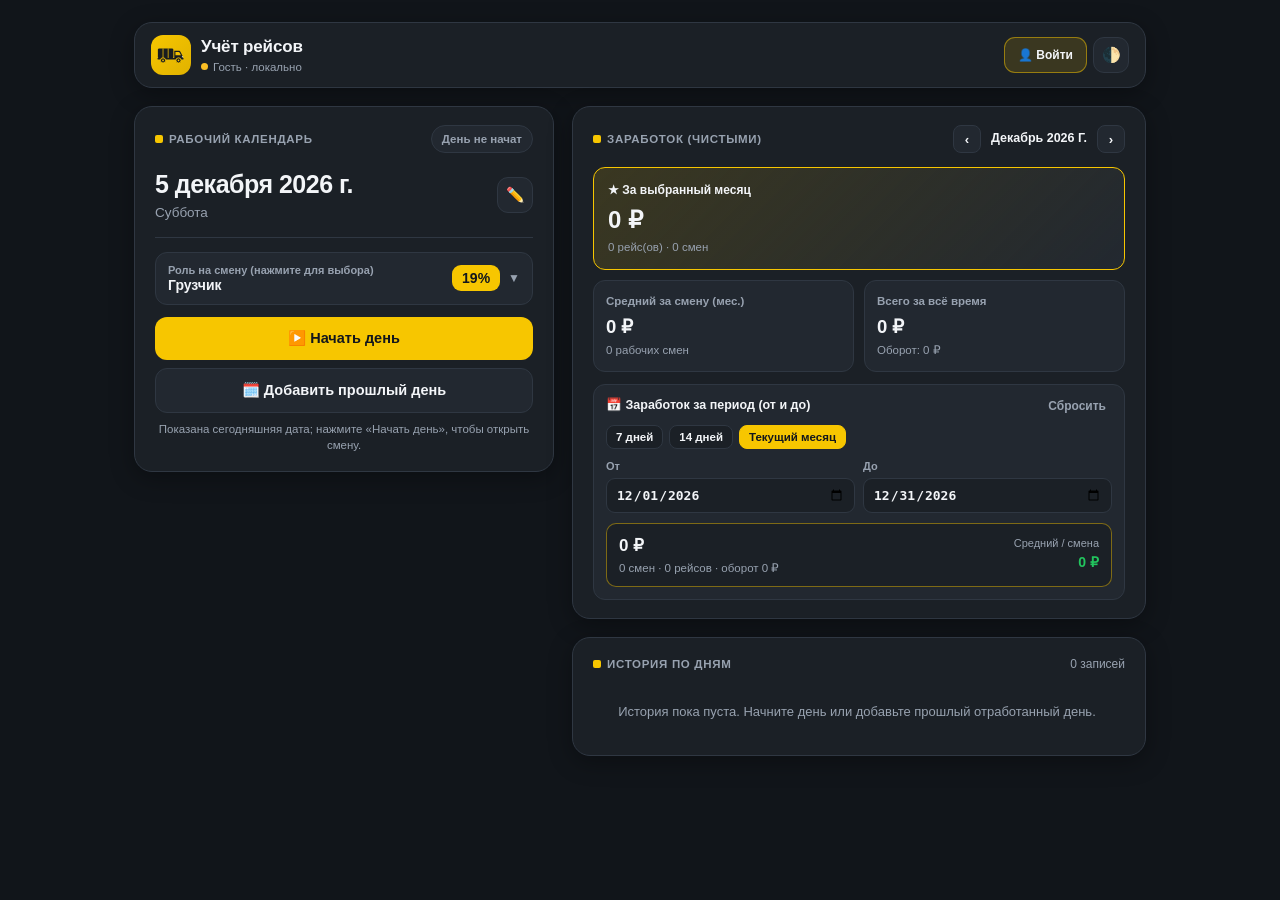
<file: index.html>
<!DOCTYPE html>
<html lang="ru">
<head>
  <meta charset="UTF-8" />
  <meta name="viewport" content="width=device-width, initial-scale=1.0, maximum-scale=1.0, user-scalable=no, viewport-fit=cover" />
  <meta name="theme-color" content="#1d2228" id="meta-theme-color" />
  <meta name="apple-mobile-web-app-capable" content="yes" />
  <meta name="apple-mobile-web-app-status-bar-style" content="black-translucent" />
  <meta name="apple-mobile-web-app-title" content="Учёт рейсов" />
  <title>Учёт рейсов</title>
  <style>
    :root {
      --bg: #f1f3f6;
      --surface: #ffffff;
      --surface-2: #f6f7f9;
      --surface-3: #eaedf2;
      --text: #181c22;
      --text-muted: #5e6773;
      --border: #dfe3ea;
      --primary: #f6c300;
      --primary-hover: #e2b200;
      --primary-text: #161a1e;
      --primary-soft: rgba(246, 195, 0, 0.16);
      --accent-dark: #1d2228;
      --success: #15803d;
      --success-soft: rgba(21, 128, 61, 0.12);
      --warning: #b45309;
      --warning-soft: rgba(217, 119, 6, 0.14);
      --danger: #b91c1c;
      --danger-soft: rgba(185, 28, 28, 0.12);
      --shadow: 0 2px 10px rgba(24, 28, 34, 0.05);
      --radius: 18px;
      --radius-sm: 12px;
    }

    [data-theme="dark"] {
      --bg: #11151a;
      --surface: #1b2026;
      --surface-2: #222830;
      --surface-3: #2b323c;
      --text: #f3f5f8;
      --text-muted: #98a2b0;
      --border: #2f3742;
      --primary: #f7c600;
      --primary-hover: #e0b200;
      --primary-text: #13171c;
      --primary-soft: rgba(247, 198, 0, 0.14);
      --accent-dark: #11151a;
      --success: #22c55e;
      --success-soft: rgba(34, 197, 94, 0.14);
      --warning: #fbbf24;
      --warning-soft: rgba(251, 191, 36, 0.14);
      --danger: #f87171;
      --danger-soft: rgba(248, 113, 113, 0.14);
      --shadow: 0 6px 24px rgba(0, 0, 0, 0.32);
    }

    * {
      box-sizing: border-box;
      -webkit-tap-highlight-color: transparent;
    }

    body {
      margin: 0;
      font-family: -apple-system, BlinkMacSystemFont, "Segoe UI", Roboto, Inter, Arial, sans-serif;
      background: var(--bg);
      color: var(--text);
      padding-top: env(safe-area-inset-top, 10px);
      padding-bottom: calc(env(safe-area-inset-bottom, 16px) + 28px);
      line-height: 1.4;
      font-variant-numeric: tabular-nums;
    }

    .app {
      max-width: 520px;
      margin: 0 auto;
      padding: 12px 14px 36px;
    }

    .main-grid {
      display: flex;
      flex-direction: column;
    }

    /* Шапка */
    .topbar {
      display: flex;
      align-items: center;
      justify-content: space-between;
      gap: 8px;
      margin-bottom: 14px;
      background: var(--surface);
      border: 1px solid var(--border);
      border-radius: var(--radius);
      padding: 10px 12px;
      box-shadow: var(--shadow);
    }

    .brand {
      display: flex;
      align-items: center;
      gap: 10px;
      min-width: 0;
      flex: 1;
    }

    .brand-badge {
      width: 40px;
      height: 40px;
      flex-shrink: 0;
      border-radius: 12px;
      background: linear-gradient(135deg, var(--primary), var(--primary-hover));
      color: var(--primary-text);
      display: flex;
      align-items: center;
      justify-content: center;
      padding: 5px;
    }

    .brand-badge svg {
      width: 100%;
      height: 100%;
      display: block;
    }

    .brand-title {
      font-size: 15.5px;
      font-weight: 800;
      letter-spacing: -0.01em;
      white-space: nowrap;
      overflow: hidden;
      text-overflow: ellipsis;
    }

    .brand-sub {
      font-size: 11.5px;
      color: var(--text-muted);
      display: flex;
      align-items: center;
      gap: 5px;
      white-space: nowrap;
      overflow: hidden;
      text-overflow: ellipsis;
    }

    .dot-status {
      width: 7px;
      height: 7px;
      flex-shrink: 0;
      border-radius: 50%;
      background: var(--success);
      display: inline-block;
    }

    .top-actions {
      display: flex;
      align-items: center;
      gap: 6px;
      flex-shrink: 0;
    }

    .icon-btn {
      border: 1px solid var(--border);
      background: var(--surface-2);
      color: var(--text);
      width: 36px;
      height: 36px;
      border-radius: 11px;
      display: inline-flex;
      align-items: center;
      justify-content: center;
      font-size: 15px;
      cursor: pointer;
      transition: all 0.15s ease;
    }

    .pill-btn {
      border: 1px solid rgba(246, 195, 0, 0.5);
      background: var(--primary-soft);
      color: var(--text);
      font-weight: 700;
      font-size: 12px;
      padding: 0 10px;
      height: 36px;
      border-radius: 11px;
      cursor: pointer;
      display: inline-flex;
      align-items: center;
      gap: 5px;
      max-width: 132px;
      white-space: nowrap;
      overflow: hidden;
      text-overflow: ellipsis;
      transition: all 0.15s ease;
    }

    /* Карточки */
    .card {
      background: var(--surface);
      border: 1px solid var(--border);
      border-radius: var(--radius);
      padding: 16px;
      margin-bottom: 14px;
      box-shadow: var(--shadow);
    }

    .card-header {
      display: flex;
      align-items: center;
      justify-content: space-between;
      gap: 8px;
      margin-bottom: 14px;
    }

    .card-label {
      font-size: 11.5px;
      font-weight: 800;
      text-transform: uppercase;
      letter-spacing: 0.06em;
      color: var(--text-muted);
      display: inline-flex;
      align-items: center;
      gap: 6px;
    }

    .card-label::before {
      content: "";
      width: 8px;
      height: 8px;
      border-radius: 2px;
      background: var(--primary);
      display: inline-block;
    }

    .date-row {
      display: flex;
      align-items: center;
      justify-content: space-between;
      gap: 10px;
      padding-bottom: 14px;
      margin-bottom: 14px;
      border-bottom: 1px solid var(--border);
    }

    .date-main {
      font-size: 22px;
      font-weight: 800;
      letter-spacing: -0.02em;
    }

    .date-weekday {
      font-size: 13.5px;
      color: var(--text-muted);
      text-transform: capitalize;
      margin-top: 2px;
    }

    .status-pill {
      display: inline-flex;
      align-items: center;
      gap: 6px;
      padding: 5px 10px;
      border-radius: 999px;
      font-size: 11.5px;
      font-weight: 700;
      white-space: nowrap;
    }

    .status-pill.idle {
      background: var(--surface-2);
      color: var(--text-muted);
      border: 1px solid var(--border);
    }

    .status-pill.active {
      background: var(--success-soft);
      color: var(--success);
      border: 1px solid rgba(34, 197, 94, 0.25);
    }

    /* Выпадающий селектор роли/машины */
    .role-dropdown-wrap {
      position: relative;
      margin-bottom: 12px;
    }

    .role-trigger {
      width: 100%;
      background: var(--surface-2);
      border: 1.5px solid var(--border);
      border-radius: var(--radius-sm);
      padding: 11px 12px;
      display: flex;
      align-items: center;
      justify-content: space-between;
      gap: 10px;
      cursor: pointer;
      color: var(--text);
      text-align: left;
      transition: border-color 0.14s ease, background-color 0.14s ease;
    }

    .role-trigger:hover,
    .role-dropdown-wrap.open .role-trigger {
      border-color: var(--primary);
    }

    .role-trigger-left {
      display: flex;
      flex-direction: column;
      min-width: 0;
    }

    .role-trigger-caption {
      font-size: 11px;
      font-weight: 700;
      color: var(--text-muted);
    }

    .role-trigger-value {
      font-size: 14px;
      font-weight: 800;
      color: var(--text);
      margin-top: 1px;
    }

    .role-trigger-right {
      display: flex;
      align-items: center;
      gap: 8px;
      flex-shrink: 0;
    }

    .role-rate-badge {
      background: var(--primary);
      color: var(--primary-text);
      font-size: 14px;
      font-weight: 800;
      padding: 5px 10px;
      border-radius: 9px;
      white-space: nowrap;
    }

    .role-chevron {
      font-size: 12px;
      color: var(--text-muted);
      transition: transform 0.16s ease;
    }

    .role-dropdown-wrap.open .role-chevron {
      transform: rotate(180deg);
      color: var(--text);
    }

    .role-menu {
      display: none;
      position: absolute;
      left: 0;
      right: 0;
      top: calc(100% + 6px);
      background: var(--surface);
      border: 1.5px solid var(--primary);
      border-radius: var(--radius-sm);
      box-shadow: 0 12px 28px rgba(0, 0, 0, 0.28);
      z-index: 40;
      overflow: hidden;
    }

    .role-dropdown-wrap.open .role-menu {
      display: block;
    }

    .role-option {
      width: 100%;
      border: none;
      border-bottom: 1px solid var(--border);
      background: transparent;
      color: var(--text);
      padding: 11px 13px;
      display: flex;
      align-items: center;
      justify-content: space-between;
      gap: 10px;
      cursor: pointer;
      font-size: 13.5px;
      font-weight: 700;
      text-align: left;
      transition: background-color 0.12s ease;
    }

    .role-option:last-child {
      border-bottom: none;
    }

    .role-option:hover {
      background: var(--surface-2);
    }

    .role-option.active {
      background: var(--primary-soft);
      font-weight: 800;
    }

    .role-option-pct {
      font-size: 12.5px;
      font-weight: 800;
      padding: 2px 8px;
      border-radius: 7px;
      background: var(--surface-2);
      color: var(--text);
      border: 1px solid var(--border);
    }

    .role-option.active .role-option-pct {
      background: var(--primary);
      color: var(--primary-text);
      border-color: var(--primary);
    }

    .role-select {
      width: 100%;
      background: var(--surface);
      border: 1.5px solid var(--border);
      color: var(--text);
      border-radius: 11px;
      padding: 10px 12px;
      font-size: 14px;
      font-weight: 800;
      outline: none;
      cursor: pointer;
    }

    .role-select:focus {
      border-color: var(--primary);
    }

    /* Кнопки */
    .btn-stack {
      display: flex;
      flex-direction: column;
      gap: 8px;
    }

    .idle-hint {
      font-size: 11.5px;
      color: var(--text-muted);
      margin-top: 8px;
      text-align: center;
    }

    .btn {
      border: none;
      border-radius: var(--radius-sm);
      padding: 13px 14px;
      font-size: 14.5px;
      font-weight: 800;
      cursor: pointer;
      display: inline-flex;
      align-items: center;
      justify-content: center;
      gap: 8px;
      transition: transform 0.08s ease, background-color 0.15s ease, border-color 0.15s ease;
    }

    .btn:active {
      transform: scale(0.985);
    }

    .btn-full {
      width: 100%;
    }

    .btn-primary {
      background: var(--primary);
      color: var(--primary-text);
    }

    .btn-success {
      background: var(--success);
      color: #ffffff;
    }

    .btn-ghost {
      background: var(--surface-2);
      color: var(--text);
      border: 1px solid var(--border);
    }

    .btn-sm {
      padding: 10px 12px;
      font-size: 13.5px;
    }

    /* Ввод рейса и ГСМ */
    .trip-form,
    .fuel-form-box {
      background: var(--surface-2);
      border: 1px solid var(--border);
      border-radius: var(--radius-sm);
      padding: 12px;
      margin-bottom: 10px;
    }

    .fuel-form-box {
      border-color: rgba(217, 119, 6, 0.35);
    }

    .box-mini-hint {
      font-size: 11px;
      font-weight: 700;
      color: var(--warning);
    }

    .input-group {
      display: flex;
      gap: 8px;
      margin-bottom: 6px;
    }

    .fuel-fields-grid {
      display: grid;
      grid-template-columns: 1fr 1fr;
      gap: 8px;
      margin-bottom: 8px;
    }

    .field-col label {
      display: block;
      font-size: 11px;
      font-weight: 700;
      color: var(--text-muted);
      margin-bottom: 4px;
    }

    .amount-input,
    .auth-input,
    .text-input,
    .date-field-input {
      width: 100%;
      background: var(--surface);
      border: 1.5px solid var(--border);
      color: var(--text);
      border-radius: 11px;
      padding: 10px 12px;
      font-size: 15px;
      font-weight: 700;
      outline: none;
      transition: border-color 0.15s ease;
    }

    .amount-input {
      flex: 1;
      min-width: 0;
      font-size: 17.5px;
    }

    .text-input {
      font-size: 14px;
      font-weight: 600;
    }

    .date-field-input {
      font-size: 13.5px;
    }

    .amount-input:focus,
    .auth-input:focus,
    .text-input:focus,
    .date-field-input:focus {
      border-color: var(--primary);
    }

    .preview-cut {
      display: flex;
      align-items: center;
      justify-content: space-between;
      font-size: 13px;
      color: var(--text-muted);
      padding: 4px 2px 0;
    }

    .preview-cut strong {
      color: var(--success);
      font-size: 15.5px;
    }

    .preview-cut strong.fuel-deduct {
      color: var(--danger);
    }

    .trips-list {
      display: flex;
      flex-direction: column;
      gap: 8px;
      margin-bottom: 10px;
    }

    .trip-item {
      display: flex;
      align-items: center;
      justify-content: space-between;
      background: var(--surface-2);
      border: 1px solid var(--border);
      border-radius: 11px;
      padding: 10px 12px;
    }

    .trip-info {
      display: flex;
      flex-direction: column;
      min-width: 0;
    }

    .trip-num {
      font-size: 11.5px;
      color: var(--text-muted);
      font-weight: 600;
    }

    .trip-sum {
      font-size: 14.5px;
      font-weight: 700;
    }

    .trip-right {
      display: flex;
      align-items: center;
      gap: 10px;
      flex-shrink: 0;
    }

    .trip-earn {
      font-size: 15.5px;
      font-weight: 800;
      color: var(--success);
      white-space: nowrap;
    }

    .del-trip-btn {
      border: 1px solid transparent;
      background: var(--danger-soft);
      color: var(--danger);
      width: 30px;
      height: 30px;
      border-radius: 9px;
      font-size: 14px;
      cursor: pointer;
      display: inline-flex;
      align-items: center;
      justify-content: center;
      flex-shrink: 0;
    }

    .day-summary-bar {
      display: flex;
      align-items: center;
      justify-content: space-between;
      gap: 10px;
      padding: 11px 13px;
      border-radius: 11px;
      background: var(--primary-soft);
      border: 1px solid rgba(246, 195, 0, 0.4);
      margin-bottom: 10px;
      font-size: 13.5px;
      font-weight: 700;
    }

    .day-summary-bar strong {
      font-size: 17.5px;
      color: var(--text);
      white-space: nowrap;
    }

    .day-summary-note {
      font-size: 11.5px;
      color: var(--text-muted);
      font-weight: 600;
      margin-top: 2px;
    }

    /* Статистика и период */
    .month-nav {
      display: flex;
      align-items: center;
      gap: 6px;
    }

    .month-nav button {
      border: 1px solid var(--border);
      background: var(--surface-2);
      color: var(--text);
      width: 28px;
      height: 28px;
      border-radius: 8px;
      cursor: pointer;
      font-weight: 700;
      display: inline-flex;
      align-items: center;
      justify-content: center;
    }

    .month-name {
      font-size: 12.5px;
      font-weight: 700;
      text-transform: capitalize;
      min-width: 104px;
      text-align: center;
    }

    .stats-grid {
      display: grid;
      grid-template-columns: 1fr 1fr;
      gap: 10px;
      margin-bottom: 12px;
    }

    .stat-box {
      background: var(--surface-2);
      border: 1px solid var(--border);
      border-radius: var(--radius-sm);
      padding: 12px;
    }

    .stat-box.month-highlight {
      grid-column: span 2;
      background: linear-gradient(135deg, var(--primary-soft), var(--surface-2));
      border: 1.5px solid var(--primary);
      padding: 14px;
    }

    .stat-box.month-highlight .stat-title {
      color: var(--text);
      font-weight: 800;
      font-size: 12px;
    }

    .stat-box.month-highlight .stat-value {
      font-size: 24px;
      color: var(--text);
    }

    .stat-title {
      font-size: 11.5px;
      color: var(--text-muted);
      margin-bottom: 4px;
      font-weight: 600;
    }

    .stat-value {
      font-size: 18.5px;
      font-weight: 800;
      letter-spacing: -0.01em;
    }

    .stat-sub {
      font-size: 11.5px;
      color: var(--text-muted);
      margin-top: 3px;
    }

    /* Блок выбора периода От — До */
    .range-box {
      background: var(--surface-2);
      border: 1px solid var(--border);
      border-radius: var(--radius-sm);
      padding: 12px;
    }

    .range-head {
      display: flex;
      align-items: center;
      justify-content: space-between;
      gap: 8px;
      margin-bottom: 10px;
    }

    .range-title {
      font-size: 12.5px;
      font-weight: 800;
      color: var(--text);
    }

    .range-clear-btn {
      border: none;
      background: transparent;
      color: var(--text-muted);
      font-size: 12px;
      font-weight: 700;
      cursor: pointer;
      padding: 2px 6px;
      border-radius: 6px;
    }

    .range-clear-btn:hover {
      color: var(--text);
      background: var(--surface-3);
    }

    .range-presets {
      display: flex;
      flex-wrap: wrap;
      gap: 6px;
      margin-bottom: 10px;
    }

    .range-preset-btn {
      border: 1px solid var(--border);
      background: var(--surface);
      color: var(--text);
      border-radius: 8px;
      padding: 5px 9px;
      font-size: 11.5px;
      font-weight: 700;
      cursor: pointer;
      transition: all 0.14s ease;
    }

    .range-preset-btn.active {
      background: var(--primary);
      border-color: var(--primary);
      color: var(--primary-text);
    }

    .range-inputs {
      display: grid;
      grid-template-columns: 1fr 1fr;
      gap: 8px;
      margin-bottom: 10px;
    }

    .range-field label {
      display: block;
      font-size: 11px;
      font-weight: 700;
      color: var(--text-muted);
      margin-bottom: 4px;
    }

    .range-field input[type="date"] {
      width: 100%;
      margin: 0;
      padding: 8px 9px;
      font-size: 13px;
      font-weight: 700;
      border-radius: 9px;
      border: 1px solid var(--border);
      background: var(--surface);
      color: var(--text);
      outline: none;
    }

    .range-field input[type="date"]:focus {
      border-color: var(--primary);
    }

    .range-result {
      background: var(--surface);
      border: 1px solid rgba(246, 195, 0, 0.45);
      border-radius: 10px;
      padding: 10px 12px;
      display: flex;
      align-items: center;
      justify-content: space-between;
      gap: 10px;
    }

    .range-result-main {
      font-size: 17px;
      font-weight: 800;
      color: var(--text);
    }

    .range-result-sub {
      font-size: 11.5px;
      color: var(--text-muted);
      margin-top: 2px;
    }

    .range-result-avg {
      text-align: right;
    }

    .range-result-avg span {
      display: block;
      font-size: 11px;
      color: var(--text-muted);
    }

    .range-result-avg strong {
      font-size: 14px;
      font-weight: 800;
      color: var(--success);
    }

    /* История */
    .history-list {
      display: flex;
      flex-direction: column;
      gap: 10px;
    }

    .history-item {
      border: 1px solid var(--border);
      background: var(--surface-2);
      border-radius: var(--radius-sm);
      padding: 12px 13px;
    }

    .history-top {
      display: flex;
      align-items: center;
      justify-content: space-between;
      gap: 8px;
    }

    .history-date-wrap {
      display: flex;
      align-items: center;
      gap: 7px;
      flex-wrap: wrap;
    }

    .history-date {
      font-weight: 800;
      font-size: 14.5px;
    }

    .history-rate-tag {
      font-size: 11px;
      font-weight: 800;
      padding: 2px 8px;
      border-radius: 6px;
      background: var(--primary-soft);
      color: var(--text);
      border: 1px solid rgba(246, 195, 0, 0.4);
    }

    .history-role-tag {
      font-size: 11px;
      font-weight: 700;
      padding: 2px 7px;
      border-radius: 6px;
      background: var(--surface);
      color: var(--text-muted);
      border: 1px solid var(--border);
    }

    .history-fuel-tag {
      font-size: 11px;
      font-weight: 700;
      padding: 2px 7px;
      border-radius: 6px;
      background: var(--danger-soft);
      color: var(--danger);
    }

    .history-earn {
      font-weight: 800;
      font-size: 16px;
      color: var(--success);
      white-space: nowrap;
    }

    .history-earn.negative {
      color: var(--danger);
    }

    .history-trips {
      margin-top: 9px;
      padding-top: 8px;
      border-top: 1px solid var(--border);
      display: flex;
      flex-direction: column;
      gap: 5px;
    }

    .history-trip-row {
      display: flex;
      align-items: center;
      justify-content: space-between;
      gap: 10px;
      padding: 5px 8px;
      border-radius: 8px;
      background: var(--surface);
      border: 1px solid var(--border);
      font-size: 12.5px;
    }

    .history-trip-row.fuel-row {
      border-color: rgba(185, 28, 28, 0.22);
    }

    .history-trip-left {
      display: flex;
      align-items: center;
      gap: 8px;
      min-width: 0;
    }

    .history-trip-idx {
      font-size: 11px;
      font-weight: 800;
      color: var(--primary-text);
      background: var(--primary);
      padding: 1px 6px;
      border-radius: 5px;
      flex-shrink: 0;
    }

    .history-trip-idx.fuel-idx {
      background: var(--danger-soft);
      color: var(--danger);
    }

    .history-trip-gross {
      color: var(--text-muted);
      font-weight: 600;
      white-space: nowrap;
      overflow: hidden;
      text-overflow: ellipsis;
    }

    .history-trip-cut {
      font-weight: 800;
      color: var(--success);
      white-space: nowrap;
    }

    .history-trip-fuel {
      font-weight: 800;
      color: var(--danger);
      white-space: nowrap;
    }

    .history-actions {
      margin-top: 8px;
      display: flex;
      justify-content: flex-end;
      gap: 6px;
    }

    .tiny-btn {
      border: none;
      background: transparent;
      color: var(--text-muted);
      font-size: 12px;
      font-weight: 600;
      cursor: pointer;
      padding: 3px 8px;
      border-radius: 6px;
    }

    .tiny-btn.edit-btn:hover {
      color: var(--text);
      background: var(--primary-soft);
    }

    .tiny-btn.del-btn:hover {
      color: var(--danger);
      background: var(--danger-soft);
    }

    /* Модалки */
    .modal-backdrop {
      position: fixed;
      inset: 0;
      background: rgba(10, 14, 20, 0.68);
      backdrop-filter: blur(2px);
      display: none;
      align-items: flex-end;
      justify-content: center;
      z-index: 100;
      padding: 12px;
    }

    .modal-backdrop.open {
      display: flex;
    }

    .modal {
      background: var(--surface);
      border: 1px solid var(--border);
      border-radius: 20px;
      width: 100%;
      max-width: 480px;
      max-height: 88vh;
      overflow-y: auto;
      padding: 18px;
      box-shadow: 0 20px 44px rgba(0, 0, 0, 0.42);
    }

    .modal-head {
      display: flex;
      align-items: center;
      justify-content: space-between;
      margin-bottom: 14px;
    }

    .modal-title {
      font-size: 17px;
      font-weight: 800;
    }

    .section-box {
      border: 1px solid var(--border);
      background: var(--surface-2);
      border-radius: var(--radius-sm);
      padding: 12px;
      margin-bottom: 12px;
    }

    .section-box h4 {
      margin: 0 0 6px;
      font-size: 14px;
    }

    .section-box p {
      margin: 0 0 10px;
      font-size: 12.5px;
      color: var(--text-muted);
    }

    .stack {
      display: flex;
      flex-direction: column;
      gap: 8px;
    }

    input[type="date"].modal-date-input {
      width: 100%;
      padding: 11px 12px;
      border-radius: 11px;
      border: 1.5px solid var(--border);
      background: var(--surface);
      color: var(--text);
      font-size: 15px;
      font-weight: 700;
      margin-bottom: 10px;
    }

    .modal-trips-stack {
      display: flex;
      flex-direction: column;
      gap: 8px;
      margin-bottom: 10px;
    }

    .modal-trip-row {
      display: flex;
      align-items: center;
      gap: 8px;
      background: var(--surface);
      border: 1px solid var(--border);
      border-radius: 10px;
      padding: 8px 10px;
    }

    .modal-fuel-row {
      display: flex;
      flex-direction: column;
      gap: 6px;
      background: var(--surface);
      border: 1px solid var(--border);
      border-radius: 10px;
      padding: 8px 10px;
    }

    .modal-fuel-top {
      display: flex;
      align-items: center;
      justify-content: space-between;
      gap: 8px;
    }

    .modal-fuel-inputs {
      display: grid;
      grid-template-columns: 1.25fr 1fr;
      gap: 8px;
    }

    .modal-trip-meta {
      min-width: 68px;
      display: flex;
      flex-direction: column;
      flex-shrink: 0;
    }

    .modal-trip-idx {
      font-size: 11px;
      font-weight: 800;
      color: var(--text-muted);
    }

    .modal-trip-cut {
      font-size: 12px;
      font-weight: 800;
      color: var(--success);
    }

    .modal-trip-input {
      flex: 1;
      min-width: 0;
      padding: 8px 10px;
      border-radius: 9px;
      border: 1.5px solid var(--border);
      background: var(--surface-2);
      color: var(--text);
      font-size: 15px;
      font-weight: 700;
      outline: none;
    }

    .modal-trip-input:focus {
      border-color: var(--primary);
      background: var(--surface);
    }

    .toast {
      position: fixed;
      left: 50%;
      bottom: calc(env(safe-area-inset-bottom, 16px) + 18px);
      transform: translateX(-50%) translateY(20px);
      background: var(--accent-dark);
      color: var(--primary);
      border: 1px solid rgba(247, 198, 0, 0.45);
      padding: 10px 16px;
      border-radius: 999px;
      font-size: 13px;
      font-weight: 700;
      opacity: 0;
      pointer-events: none;
      transition: all 0.2s ease;
      z-index: 200;
      max-width: 90vw;
      text-align: center;
      box-shadow: 0 8px 24px rgba(0, 0, 0, 0.3);
    }

    .toast.show {
      opacity: 1;
      transform: translateX(-50%) translateY(0);
    }

    .empty-note {
      text-align: center;
      color: var(--text-muted);
      font-size: 13px;
      padding: 16px 8px;
    }

    /* Адаптация под ПК и планшеты */
    @media (min-width: 768px) {
      .app {
        max-width: 1060px;
        padding: 22px 24px 48px;
      }

      .topbar {
        padding: 12px 16px;
        margin-bottom: 18px;
      }

      .brand-title {
        font-size: 17px;
      }

      .pill-btn {
        max-width: 210px;
        padding: 0 13px;
      }

      .icon-btn:hover,
      .pill-btn:hover,
      .range-preset-btn:hover:not(.active),
      .month-nav button:hover,
      .del-trip-btn:hover {
        border-color: var(--primary);
      }

      .btn-primary:hover {
        background: var(--primary-hover);
      }

      .main-grid {
        display: grid;
        grid-template-columns: minmax(360px, 420px) minmax(0, 1fr);
        gap: 18px;
        align-items: start;
      }

      .col-left .card,
      .col-right .card {
        margin-bottom: 18px;
      }

      .col-right .card:last-child,
      .col-left .card:last-child {
        margin-bottom: 0;
      }

      .card {
        padding: 18px 20px;
      }

      .date-main {
        font-size: 25px;
      }

      .modal-backdrop {
        align-items: center;
        padding: 20px;
      }

      .modal {
        padding: 22px;
      }
    }

    @media (min-width: 1024px) {
      .history-list {
        max-height: 440px;
        overflow-y: auto;
        padding-right: 4px;
      }
    }
  </style>
</head>
<body>
  <div class="app">
    <header class="topbar">
      <div class="brand">
        <div class="brand-badge" title="Учёт рейсов">
          <svg viewBox="0 0 64 40" fill="none" xmlns="http://www.w3.org/2000/svg">
            <rect x="4" y="6" width="33" height="21" rx="3" fill="#181c20"/>
            <line x1="15" y1="6" x2="15" y2="27" stroke="#f6c300" stroke-width="1.6"/>
            <line x1="26" y1="6" x2="26" y2="27" stroke="#f6c300" stroke-width="1.6"/>
            <path d="M39 11H48.5C50.2 11 51.7 12 52.4 13.5L56.5 21.5C57.2 22.7 57.5 24 57.5 25.3V27H39V11Z" fill="#181c20"/>
            <path d="M41.5 13.5H48.2C49.1 13.5 49.9 14 50.3 14.8L53.2 20.5H41.5V13.5Z" fill="#f6c300"/>
            <rect x="3" y="26.5" width="56" height="3.2" rx="1.5" fill="#181c20"/>
            <rect x="55" y="22.5" width="3" height="2.5" rx="1" fill="#ffffff"/>
            <circle cx="15" cy="31.5" r="5.5" fill="#181c20" stroke="#f6c300" stroke-width="2"/>
            <circle cx="15" cy="31.5" r="1.8" fill="#f6c300"/>
            <circle cx="48" cy="31.5" r="5.5" fill="#181c20" stroke="#f6c300" stroke-width="2"/>
            <circle cx="48" cy="31.5" r="1.8" fill="#f6c300"/>
          </svg>
        </div>
        <div style="min-width:0;">
          <div class="brand-title">Учёт рейсов</div>
          <div class="brand-sub">
            <span class="dot-status" id="sync-dot"></span>
            <span id="account-sub">Гость · локально</span>
          </div>
        </div>
      </div>
      <div class="top-actions">
        <button class="pill-btn" id="account-btn" type="button" onclick="openAccountModal()">👤 Войти</button>
        <button class="icon-btn" id="theme-btn" type="button" title="Сменить тему">🌓</button>
      </div>
    </header>

    <div class="main-grid">
      <div class="col-left">
        <section class="card">
          <div class="card-header">
            <span class="card-label">Рабочий календарь</span>
            <span class="status-pill idle" id="shift-status">День не начат</span>
          </div>

          <div class="date-row">
            <div>
              <div class="date-main" id="current-date-display">—</div>
              <div class="date-weekday" id="current-weekday-display">—</div>
            </div>
            <button class="icon-btn" type="button" onclick="openDateModal()" title="Изменить дату вручную">✏️</button>
          </div>

          <div id="idle-controls">
            <div class="role-dropdown-wrap" id="idle-role-dropdown">
              <button type="button" class="role-trigger" onclick="toggleDropdown(event, 'idle-role-dropdown')">
                <div class="role-trigger-left">
                  <span class="role-trigger-caption">Роль на смену (нажмите для выбора)</span>
                  <span class="role-trigger-value" id="idle-role-label">Грузчик</span>
                </div>
                <div class="role-trigger-right">
                  <span class="role-rate-badge" id="idle-rate-badge">19%</span>
                  <span class="role-chevron">▼</span>
                </div>
              </button>
              <div class="role-menu">
                <button type="button" class="role-option" data-role="loader" data-vehicle="company" onclick="chooseCurrentProfile('loader', 'company')">
                  <span>Грузчик</span>
                  <span class="role-option-pct">19%</span>
                </button>
                <button type="button" class="role-option" data-role="driver" data-vehicle="company" onclick="chooseCurrentProfile('driver', 'company')">
                  <span>Водитель · машина компании</span>
                  <span class="role-option-pct">37%</span>
                </button>
                <button type="button" class="role-option" data-role="driver" data-vehicle="own" onclick="chooseCurrentProfile('driver', 'own')">
                  <span>Водитель · своя машина</span>
                  <span class="role-option-pct">54%</span>
                </button>
              </div>
            </div>

            <div class="btn-stack">
              <button class="btn btn-primary btn-full" type="button" onclick="startDay()">▶️ Начать день</button>
              <button class="btn btn-ghost btn-full" type="button" onclick="openPastDayModal()">🗓️ Добавить прошлый день</button>
            </div>
            <div class="idle-hint">Показана сегодняшняя дата; нажмите «Начать день», чтобы открыть смену.</div>
          </div>

          <div id="active-controls" style="display:none;">
            <div class="role-dropdown-wrap" id="active-role-dropdown">
              <button type="button" class="role-trigger" onclick="toggleDropdown(event, 'active-role-dropdown')">
                <div class="role-trigger-left">
                  <span class="role-trigger-caption">Текущая роль на смене</span>
                  <span class="role-trigger-value" id="active-role-label">Грузчик</span>
                </div>
                <div class="role-trigger-right">
                  <span class="role-rate-badge" id="active-rate-badge">19%</span>
                  <span class="role-chevron">▼</span>
                </div>
              </button>
              <div class="role-menu">
                <button type="button" class="role-option" data-role="loader" data-vehicle="company" onclick="chooseActiveShiftProfile('loader', 'company')">
                  <span>Грузчик</span>
                  <span class="role-option-pct">19%</span>
                </button>
                <button type="button" class="role-option" data-role="driver" data-vehicle="company" onclick="chooseActiveShiftProfile('driver', 'company')">
                  <span>Водитель · машина компании</span>
                  <span class="role-option-pct">37%</span>
                </button>
                <button type="button" class="role-option" data-role="driver" data-vehicle="own" onclick="chooseActiveShiftProfile('driver', 'own')">
                  <span>Водитель · своя машина</span>
                  <span class="role-option-pct">54%</span>
                </button>
              </div>
            </div>

            <div class="trip-form" id="trip-form-box">
              <div class="input-group">
                <input
                  type="number"
                  inputmode="decimal"
                  step="any"
                  min="1"
                  id="trip-amount"
                  class="amount-input"
                  placeholder="Стоимость рейса, ₽"
                  oninput="updateCutPreview()"
                  onkeydown="if(event.key==='Enter'){event.preventDefault();addTrip();}"
                />
                <button class="btn btn-primary" type="button" onclick="addTrip()">+ Рейс</button>
              </div>
              <div class="preview-cut">
                <span>Ваш доход (<span id="active-rate-label">19</span>%):</span>
                <strong id="cut-preview">0 ₽</strong>
              </div>
            </div>

            <div class="trips-list" id="active-trips-list"></div>

            <div class="day-summary-bar">
              <div>
                <div>Итого к выплате (<span id="active-trips-count">0</span> рейс(а) · <span id="active-rate-bar">19</span>%):</div>
                <div class="day-summary-note" id="active-day-breakdown">Доход 0 ₽</div>
              </div>
              <strong id="active-day-earn">0 ₽</strong>
            </div>

            <div class="btn-stack">
              <button class="btn btn-success btn-full" type="button" onclick="finishDay()">
                ✅ Завершить день
              </button>
              <button class="btn btn-ghost btn-full" type="button" onclick="openPastDayModal()">🗓️ Добавить прошлый день</button>
            </div>
          </div>
        </section>

        <!-- Отдельный блок для записи расходов ГСМ (только для водителей) -->
        <section class="card" id="standalone-fuel-card" style="display:none;">
          <div class="card-header">
            <span class="card-label">⛽ Расходы ГСМ</span>
            <span class="box-mini-hint">Удержание с зарплаты</span>
          </div>

          <div class="fuel-form-box" style="margin-bottom:0;">
            <div class="fuel-fields-grid">
              <div class="field-col">
                <label for="quick-fuel-date">Дата расхода</label>
                <input type="date" id="quick-fuel-date" class="date-field-input" />
              </div>
              <div class="field-col">
                <label for="quick-fuel-label">Что за расход</label>
                <input
                  type="text"
                  id="quick-fuel-label"
                  class="text-input"
                  placeholder="АИ-95, дизель, газ..."
                />
              </div>
            </div>

            <div class="input-group" style="margin-bottom:4px;">
              <input
                type="number"
                inputmode="decimal"
                step="any"
                min="1"
                id="quick-fuel-amount"
                class="amount-input"
                placeholder="Сумма, ₽"
                onkeydown="if(event.key==='Enter'){event.preventDefault();addStandaloneFuelExpense();}"
              />
              <button class="btn btn-primary" type="button" onclick="addStandaloneFuelExpense()">Записать</button>
            </div>
            <div class="day-summary-note">
              Расход сразу запишется за выбранную дату и вычтется из заработка.
            </div>
          </div>
        </section>
      </div>

      <div class="col-right">
        <section class="card">
          <div class="card-header">
            <span class="card-label">Заработок (чистыми)</span>
            <div class="month-nav">
              <button type="button" onclick="changeMonth(-1)">‹</button>
              <span class="month-name" id="selected-month-label">—</span>
              <button type="button" onclick="changeMonth(1)">›</button>
            </div>
          </div>

          <div class="stats-grid">
            <div class="stat-box month-highlight">
              <div class="stat-title">★ За выбранный месяц</div>
              <div class="stat-value" id="stat-month">0 ₽</div>
              <div class="stat-sub" id="stat-month-sub">0 рейсов · 0 смен</div>
            </div>
            <div class="stat-box">
              <div class="stat-title">Средний за смену (мес.)</div>
              <div class="stat-value" id="stat-avg-day">0 ₽</div>
              <div class="stat-sub" id="stat-avg-day-sub">0 рабочих смен</div>
            </div>
            <div class="stat-box">
              <div class="stat-title">Всего за всё время</div>
              <div class="stat-value" id="stat-total">0 ₽</div>
              <div class="stat-sub" id="stat-total-sub">Оборот: 0 ₽</div>
            </div>
          </div>

          <div class="range-box">
            <div class="range-head">
              <span class="range-title">📅 Заработок за период (от и до)</span>
              <button type="button" class="range-clear-btn" onclick="resetDateRange()">Сбросить</button>
            </div>
            <div class="range-presets">
              <button type="button" class="range-preset-btn" data-preset="7" onclick="applyRangePreset(7)">7 дней</button>
              <button type="button" class="range-preset-btn" data-preset="14" onclick="applyRangePreset(14)">14 дней</button>
              <button type="button" class="range-preset-btn active" data-preset="month" onclick="applyRangePreset('month')">Текущий месяц</button>
            </div>
            <div class="range-inputs">
              <div class="range-field">
                <label for="range-from">От</label>
                <input type="date" id="range-from" onchange="onCustomRangeChange()" />
              </div>
              <div class="range-field">
                <label for="range-to">До</label>
                <input type="date" id="range-to" onchange="onCustomRangeChange()" />
              </div>
            </div>
            <div class="range-result">
              <div>
                <div class="range-result-main" id="range-earn">0 ₽</div>
                <div class="range-result-sub" id="range-meta">0 смен · 0 рейсов · оборот 0 ₽</div>
              </div>
              <div class="range-result-avg">
                <span>Средний / смена</span>
                <strong id="range-avg">0 ₽</strong>
              </div>
            </div>
          </div>
        </section>

        <section class="card">
          <div class="card-header">
            <span class="card-label">История по дням</span>
            <span style="font-size:12px;color:var(--text-muted);" id="history-count">0 записей</span>
          </div>
          <div class="history-list" id="history-list"></div>
        </section>
      </div>
    </div>
  </div>

  <!-- Модалка добавления прошлого отработанного дня -->
  <div class="modal-backdrop" id="past-day-modal" onclick="closeOnBackdrop(event, 'past-day-modal')">
    <div class="modal">
      <div class="modal-head">
        <div class="modal-title">Добавить прошлый день</div>
        <button class="icon-btn" type="button" onclick="closeModal('past-day-modal')">✕</button>
      </div>

      <div class="section-box">
        <h4>Дата и кем отработали смену</h4>
        <label style="display:block;font-size:11.5px;font-weight:700;color:var(--text-muted);margin-bottom:4px;">Отработанная дата</label>
        <input type="date" id="past-date-input" class="modal-date-input" />

        <label for="past-role-select" style="display:block;font-size:11.5px;font-weight:700;color:var(--text-muted);margin-bottom:6px;">Роль и машина за этот день</label>
        <select id="past-role-select" class="role-select" onchange="onPastRoleSelectChange()">
          <option value="loader|company">Грузчик · 19%</option>
          <option value="driver|company">Водитель · машина компании · 37%</option>
          <option value="driver|own">Водитель · своя машина · 54%</option>
        </select>
      </div>

      <div class="section-box">
        <h4>Рейсы за день (₽)</h4>
        <div class="modal-trips-stack" id="past-trips-list"></div>
        <button type="button" class="btn btn-ghost btn-sm btn-full" onclick="addPastTripRow()">
          + Добавить рейс
        </button>
      </div>

      <div class="section-box" id="past-fuel-box" style="display:none;">
        <h4>⛽ Расходы ГСМ за день</h4>
        <p>Укажите название расхода и сумму — она вычтется из заработка водителя.</p>
        <div class="modal-trips-stack" id="past-fuel-list"></div>
        <button type="button" class="btn btn-ghost btn-sm btn-full" onclick="addPastFuelRow()">
          + Добавить расход ГСМ
        </button>
      </div>

      <div class="section-box">
        <div class="preview-cut" style="padding:0 0 6px;">
          <span>Начислено по рейсам (<span id="past-rate-label">19</span>%):</span>
          <strong id="past-gross-cut-preview">0 ₽</strong>
        </div>
        <div class="preview-cut" id="past-fuel-deduct-row" style="display:none;padding:0 0 6px;">
          <span>Удержано за ГСМ:</span>
          <strong class="fuel-deduct" id="past-fuel-preview">−0 ₽</strong>
        </div>
        <div class="preview-cut" style="padding-top:6px;border-top:1px solid var(--border);">
          <span>Итого чистыми за день:</span>
          <strong id="past-cut-preview">0 ₽</strong>
        </div>
      </div>

      <button class="btn btn-primary btn-full" type="button" onclick="savePastDay()">Сохранить отработанный день</button>
    </div>
  </div>

  <!-- Модалка редактирования завершённого дня -->
  <div class="modal-backdrop" id="edit-day-modal" onclick="closeOnBackdrop(event, 'edit-day-modal')">
    <div class="modal">
      <div class="modal-head">
        <div class="modal-title">Редактировать день</div>
        <button class="icon-btn" type="button" onclick="closeModal('edit-day-modal')">✕</button>
      </div>

      <div class="section-box">
        <h4>Дата и ставка за смену</h4>
        <label style="display:block;font-size:11.5px;font-weight:700;color:var(--text-muted);margin-bottom:4px;">Дата смены</label>
        <input type="date" id="edit-date-input" class="modal-date-input" />

        <label for="edit-role-select" style="display:block;font-size:11.5px;font-weight:700;color:var(--text-muted);margin-bottom:6px;">Роль и машина</label>
        <select id="edit-role-select" class="role-select" onchange="onEditRoleSelectChange()">
          <option value="loader|company">Грузчик · 19%</option>
          <option value="driver|company">Водитель · машина компании · 37%</option>
          <option value="driver|own">Водитель · своя машина · 54%</option>
        </select>
      </div>

      <div class="section-box">
        <h4>Рейсы за день (₽)</h4>
        <div class="modal-trips-stack" id="edit-trips-list"></div>
        <button type="button" class="btn btn-ghost btn-sm btn-full" onclick="addEditTripRow()">
          + Добавить рейс
        </button>
      </div>

      <div class="section-box" id="edit-fuel-box" style="display:none;">
        <h4>⛽ Расходы ГСМ за день</h4>
        <p>Укажите название расхода и сумму — она вычтется из заработка водителя.</p>
        <div class="modal-trips-stack" id="edit-fuel-list"></div>
        <button type="button" class="btn btn-ghost btn-sm btn-full" onclick="addEditFuelRow()">
          + Добавить расход ГСМ
        </button>
      </div>

      <div class="section-box">
        <div class="preview-cut" style="padding:0 0 6px;">
          <span>Начислено по рейсам (<span id="edit-rate-label">19</span>%):</span>
          <strong id="edit-gross-cut-preview">0 ₽</strong>
        </div>
        <div class="preview-cut" id="edit-fuel-deduct-row" style="display:none;padding:0 0 6px;">
          <span>Удержано за ГСМ:</span>
          <strong class="fuel-deduct" id="edit-fuel-preview">−0 ₽</strong>
        </div>
        <div class="preview-cut" style="padding-top:6px;border-top:1px solid var(--border);">
          <span>Итого чистыми за день:</span>
          <strong id="edit-cut-preview">0 ₽</strong>
        </div>
      </div>

      <button class="btn btn-success btn-full" type="button" onclick="saveEditedDay()">Сохранить изменения</button>
    </div>
  </div>

  <!-- Модалка аккаунта -->
  <div class="modal-backdrop" id="account-modal" onclick="closeOnBackdrop(event, 'account-modal')">
    <div class="modal">
      <div class="modal-head">
        <div class="modal-title" id="account-modal-title">Аккаунт и облако D1</div>
        <button class="icon-btn" type="button" onclick="closeModal('account-modal')">✕</button>
      </div>

      <div id="logged-out-box" class="section-box">
        <h4>Вход или регистрация</h4>
        <p>Данные привяжутся к аккаунту в облаке и будут доступны после входа на любом устройстве.</p>
        <div class="stack">
          <input type="text" id="auth-username" class="auth-input" placeholder="Логин" autocomplete="username" />
          <input type="password" id="auth-password" class="auth-input" placeholder="Пароль (от 4 символов)" autocomplete="current-password" />
          <button class="btn btn-primary btn-full" type="button" onclick="authAction('login')">Войти в аккаунт</button>
          <button class="btn btn-ghost btn-full" type="button" onclick="authAction('register')">Создать новый аккаунт</button>
        </div>
      </div>

      <div id="logged-in-box" class="section-box" style="display:none;">
        <h4 id="logged-in-user">Аккаунт: —</h4>
        <p id="sync-status-text">Синхронизация активна</p>
        <div class="stack">
          <button class="btn btn-primary btn-full" type="button" onclick="syncNow(true)">☁️ Синхронизировать сейчас</button>
          <button class="btn btn-ghost btn-full" type="button" onclick="logoutAccount()">Выйти из аккаунта</button>
        </div>
      </div>
    </div>
  </div>

  <!-- Модалка даты -->
  <div class="modal-backdrop" id="date-modal" onclick="closeOnBackdrop(event, 'date-modal')">
    <div class="modal">
      <div class="modal-head">
        <div class="modal-title">Установить рабочую дату</div>
        <button class="icon-btn" type="button" onclick="closeModal('date-modal')">✕</button>
      </div>
      <input type="date" id="manual-date-input" class="modal-date-input" />
      <button class="btn btn-primary btn-full" type="button" onclick="saveManualDate()">Сохранить дату</button>
    </div>
  </div>

  <div class="toast" id="toast"></div>

  <script>
    const STORAGE_KEY = 'trip_tracker_d1_v1';

    const RATES = {
      loader: 19,
      driverCompany: 37,
      driverOwn: 54
    };

    function getRateForProfile(role, vehicle) {
      if (role === 'driver') {
        return vehicle === 'own' ? RATES.driverOwn : RATES.driverCompany;
      }
      return RATES.loader;
    }

    function getProfileLabel(role, vehicle) {
      if (role === 'driver') {
        return vehicle === 'own' ? 'Водитель · своя машина' : 'Водитель · машина компании';
      }
      return 'Грузчик';
    }

    function inferProfileFromRate(rate) {
      const n = Number(rate);
      if (n === RATES.driverOwn) return { role: 'driver', vehicle: 'own', rate: RATES.driverOwn };
      if (n === RATES.driverCompany) return { role: 'driver', vehicle: 'company', rate: RATES.driverCompany };
      return { role: 'loader', vehicle: 'company', rate: RATES.loader };
    }

    function normalizeProfile(role, vehicle) {
      const safeRole = role === 'driver' ? 'driver' : 'loader';
      const safeVehicle = safeRole === 'driver' ? (vehicle === 'own' ? 'own' : 'company') : 'company';
      return { role: safeRole, vehicle: safeVehicle };
    }

    function normalizeFuelTitle(title) {
      const clean = String(title || '').trim();
      return clean || 'Расход топлива';
    }

    function getTodayISO() {
      const now = new Date();
      const y = now.getFullYear();
      const m = String(now.getMonth() + 1).padStart(2, '0');
      const d = String(now.getDate()).padStart(2, '0');
      return `${y}-${m}-${d}`;
    }

    function addDaysISO(isoStr, days) {
      const [y, m, d] = isoStr.split('-').map(Number);
      const dt = new Date(y, m - 1, d);
      dt.setDate(dt.getDate() + days);
      return `${dt.getFullYear()}-${String(dt.getMonth() + 1).padStart(2, '0')}-${String(dt.getDate()).padStart(2, '0')}`;
    }

    function getMonthBoundsISO(ymStr) {
      const [y, m] = ymStr.split('-').map(Number);
      const first = `${y}-${String(m).padStart(2, '0')}-01`;
      const lastDay = new Date(y, m, 0).getDate();
      const last = `${y}-${String(m).padStart(2, '0')}-${String(lastDay).padStart(2, '0')}`;
      return { first, last };
    }

    function formatDateRu(isoStr) {
      const [y, m, d] = isoStr.split('-').map(Number);
      return new Date(y, m - 1, d).toLocaleDateString('ru-RU', {
        day: 'numeric',
        month: 'long',
        year: 'numeric'
      });
    }

    function formatWeekdayRu(isoStr) {
      const [y, m, d] = isoStr.split('-').map(Number);
      return new Date(y, m - 1, d).toLocaleDateString('ru-RU', { weekday: 'long' });
    }

    function formatMoney(num) {
      const safe = Number.isFinite(num) ? num : 0;
      return new Intl.NumberFormat('ru-RU', {
        minimumFractionDigits: safe % 1 === 0 ? 0 : 2,
        maximumFractionDigits: 2
      }).format(safe) + '\u00A0₽';
    }

    function calcCut(amount, ratePercent) {
      return Math.round(amount * (ratePercent / 100) * 100) / 100;
    }

    function roundMoney(num) {
      return Math.round((Number.isFinite(num) ? num : 0) * 100) / 100;
    }

    function getRecordFuelTotal(rec, roleOverride) {
      const inferred = inferProfileFromRate(rec.rate);
      const role = roleOverride || (rec.role === 'driver' ? 'driver' : (rec.role === 'loader' ? 'loader' : inferred.role));
      if (role !== 'driver') return 0;
      if (Array.isArray(rec.fuelExpenses)) {
        return roundMoney(rec.fuelExpenses.reduce((s, f) => s + (Number(f.amount) || 0), 0));
      }
      return roundMoney(rec.fuelTotal || 0);
    }

    function getRecordNetEarn(rec, roleOverride) {
      const inferred = inferProfileFromRate(rec.rate);
      const role = roleOverride || (rec.role === 'driver' ? 'driver' : (rec.role === 'loader' ? 'loader' : inferred.role));
      const grossCut = Array.isArray(rec.trips) && rec.trips.length > 0
        ? roundMoney(rec.trips.reduce((s, t) => s + (Number(t.earn) || 0), 0))
        : roundMoney(rec.grossCut != null ? rec.grossCut : (rec.totalEarn || 0));
      const fuel = getRecordFuelTotal(rec, role);
      return roundMoney(grossCut - fuel);
    }

    function defaultData() {
      return {
        currentDate: getTodayISO(),
        manualDateOverride: false,
        role: 'loader',
        vehicle: 'company',
        activeDay: null,
        records: [],
        updatedAt: Date.now()
      };
    }

    function getDisplayDate(data) {
      if (data.activeDay && data.activeDay.date) {
        return data.activeDay.date;
      }
      if (data.manualDateOverride && data.currentDate) {
        return data.currentDate;
      }
      return getTodayISO();
    }

    let appStore = loadStore();
    let selectedMonth = getTodayISO().slice(0, 7);
    let rangeState = initRangeState(selectedMonth);

    let pastRole = appStore.data.role;
    let pastVehicle = appStore.data.vehicle;
    let pastTripAmounts = [''];
    let pastFuelItems = [{ title: '', amount: '' }];

    let editingOriginalDate = null;
    let editRole = 'loader';
    let editVehicle = 'company';
    let editTripAmounts = [''];
    let editFuelItems = [];

    function initQuickFuelDate() {
      const el = document.getElementById('quick-fuel-date');
      if (el) {
        el.value = getDisplayDate(appStore.data);
      }
    }

    function toggleDropdown(event, id) {
      event.stopPropagation();
      const target = document.getElementById(id);
      const willOpen = !target.classList.contains('open');
      closeAllDropdowns();
      if (willOpen) target.classList.add('open');
    }

    function closeAllDropdowns() {
      document.querySelectorAll('.role-dropdown-wrap.open').forEach(el => {
        el.classList.remove('open');
      });
    }

    document.addEventListener('click', closeAllDropdowns);

    function syncDropdownActiveStates(containerId, role, vehicle) {
      const wrap = document.getElementById(containerId);
      if (!wrap) return;
      wrap.querySelectorAll('.role-option').forEach(opt => {
        const match = opt.dataset.role === role && opt.dataset.vehicle === vehicle;
        opt.classList.toggle('active', match);
      });
    }

    function chooseCurrentProfile(role, vehicle) {
      const norm = normalizeProfile(role, vehicle);
      appStore.data.role = norm.role;
      appStore.data.vehicle = norm.vehicle;
      closeAllDropdowns();
      persistAndSync();
      render();
    }

    function chooseActiveShiftProfile(role, vehicle) {
      const norm = normalizeProfile(role, vehicle);
      const newRate = getRateForProfile(norm.role, norm.vehicle);
      appStore.data.role = norm.role;
      appStore.data.vehicle = norm.vehicle;

      if (appStore.data.activeDay) {
        appStore.data.activeDay.role = norm.role;
        appStore.data.activeDay.vehicle = norm.vehicle;
        appStore.data.activeDay.rate = newRate;
        appStore.data.activeDay.trips = (appStore.data.activeDay.trips || []).map(t => ({
          ...t,
          earn: calcCut(t.amount, newRate)
        }));
        if (norm.role !== 'driver') {
          appStore.data.activeDay.fuelExpenses = [];
        } else if (!Array.isArray(appStore.data.activeDay.fuelExpenses)) {
          appStore.data.activeDay.fuelExpenses = [];
        }
      }

      closeAllDropdowns();
      persistAndSync();
      render();
      updateCutPreview();
    }

    function initRangeState(ymStr) {
      const { first, last } = getMonthBoundsISO(ymStr);
      return { from: first, to: last, preset: 'month' };
    }

    function syncRangeInputs() {
      document.getElementById('range-from').value = rangeState.from;
      document.getElementById('range-to').value = rangeState.to;
      document.querySelectorAll('.range-preset-btn').forEach(btn => {
        btn.classList.toggle('active', btn.dataset.preset === rangeState.preset);
      });
    }

    function applyRangePreset(preset) {
      const anchorDate = getTodayISO();
      if (preset === 'month') {
        const bounds = getMonthBoundsISO(selectedMonth);
        rangeState = { from: bounds.first, to: bounds.last, preset: 'month' };
      } else {
        const days = Number(preset);
        rangeState = {
          from: addDaysISO(anchorDate, -(days - 1)),
          to: anchorDate,
          preset: String(preset)
        };
      }
      syncRangeInputs();
      render();
    }

    function onCustomRangeChange() {
      let from = document.getElementById('range-from').value;
      let to = document.getElementById('range-to').value;
      if (from && to && from > to) {
        const tmp = from;
        from = to;
        to = tmp;
        document.getElementById('range-from').value = from;
        document.getElementById('range-to').value = to;
      }
      rangeState = { from, to, preset: 'custom' };
      syncRangeInputs();
      render();
    }

    function resetDateRange() {
      rangeState = initRangeState(selectedMonth);
      syncRangeInputs();
      render();
      showToast('Период сброшен на выбранный месяц');
    }

    function loadStore() {
      try {
        const raw = localStorage.getItem(STORAGE_KEY);
        if (raw) {
          const parsed = JSON.parse(raw);
          const inferred = inferProfileFromRate(parsed.data?.defaultRate);
          const norm = normalizeProfile(
            parsed.data?.role || inferred.role,
            parsed.data?.vehicle || inferred.vehicle
          );
          const activeDay = parsed.data?.activeDay
            ? {
                ...parsed.data.activeDay,
                fuelExpenses: Array.isArray(parsed.data.activeDay.fuelExpenses)
                  ? parsed.data.activeDay.fuelExpenses
                  : []
              }
            : null;
          return {
            username: parsed.username || null,
            theme: parsed.theme || 'dark',
            data: {
              currentDate: parsed.data?.currentDate || getTodayISO(),
              manualDateOverride: Boolean(parsed.data?.manualDateOverride),
              role: norm.role,
              vehicle: norm.vehicle,
              activeDay,
              records: Array.isArray(parsed.data?.records) ? parsed.data.records : [],
              updatedAt: parsed.data?.updatedAt || Date.now()
            }
          };
        }
      } catch (e) {
        console.error(e);
      }
      return {
        username: null,
        theme: 'dark',
        data: defaultData()
      };
    }

    function saveLocalOnly() {
      localStorage.setItem(STORAGE_KEY, JSON.stringify(appStore));
    }

    async function persistAndSync(showMsgOnFail = false) {
      appStore.data.updatedAt = Date.now();
      saveLocalOnly();

      if (!appStore.username || !navigator.onLine) {
        updateSyncIndicator();
        return;
      }

      try {
        setSyncBadge('syncing', 'Сохранение в облако...');
        const res = await fetch('/api/state', {
          method: 'POST',
          headers: { 'Content-Type': 'application/json' },
          body: JSON.stringify({
            username: appStore.username,
            state: appStore.data
          })
        });
        const out = await res.json();
        if (!res.ok) throw new Error(out.error || 'Ошибка синхронизации');
        setSyncBadge('ok', `@${appStore.username} · D1`);
      } catch (e) {
        setSyncBadge('warn', `@${appStore.username} · локально`);
        if (showMsgOnFail) showToast('Нет связи с облаком, сохранено локально');
      }
    }

    function setSyncBadge(mode, text) {
      const dot = document.getElementById('sync-dot');
      const sub = document.getElementById('account-sub');
      const modalStatus = document.getElementById('sync-status-text');
      sub.textContent = text;
      if (modalStatus) modalStatus.textContent = `Статус: ${text}`;

      if (mode === 'ok') dot.style.background = 'var(--success)';
      else if (mode === 'syncing') dot.style.background = 'var(--primary)';
      else dot.style.background = 'var(--warning)';
    }

    function updateSyncIndicator() {
      if (appStore.username) {
        setSyncBadge(navigator.onLine ? 'ok' : 'warn', `@${appStore.username} · ${navigator.onLine ? 'D1' : 'офлайн'}`);
      } else {
        setSyncBadge('warn', 'Гость · локально');
      }
    }

    function showToast(msg) {
      const el = document.getElementById('toast');
      el.textContent = msg;
      el.classList.add('show');
      clearTimeout(el._timer);
      el._timer = setTimeout(() => el.classList.remove('show'), 2600);
    }

    function applyTheme() {
      document.documentElement.setAttribute('data-theme', appStore.theme);
      document.getElementById('meta-theme-color').setAttribute(
        'content',
        appStore.theme === 'dark' ? '#1b2026' : '#ffffff'
      );
    }

    document.getElementById('theme-btn').addEventListener('click', () => {
      appStore.theme = appStore.theme === 'dark' ? 'light' : 'dark';
      saveLocalOnly();
      applyTheme();
    });

    /* Аккаунт */
    function openAccountModal() {
      const loggedIn = Boolean(appStore.username);
      document.getElementById('logged-out-box').style.display = loggedIn ? 'none' : 'block';
      document.getElementById('logged-in-box').style.display = loggedIn ? 'block' : 'none';
      if (loggedIn) {
        document.getElementById('logged-in-user').textContent = `Аккаунт: @${appStore.username}`;
      }
      updateSyncIndicator();
      document.getElementById('account-modal').classList.add('open');
    }

    async function authAction(mode) {
      const username = document.getElementById('auth-username').value.trim().toLowerCase();
      const password = document.getElementById('auth-password').value;

      if (!username || !password) {
        showToast('Введите логин и пароль');
        return;
      }

      try {
        const endpoint = mode === 'register' ? '/api/register' : '/api/login';
        const res = await fetch(endpoint, {
          method: 'POST',
          headers: { 'Content-Type': 'application/json' },
          body: JSON.stringify({ username, password })
        });
        const out = await res.json();
        if (!res.ok) {
          showToast(out.error || 'Ошибка входа');
          return;
        }

        const localHasRecords =
          appStore.data.records.length > 0 ||
          (appStore.data.activeDay && appStore.data.activeDay.trips.length > 0);

        appStore.username = out.user.username;

        if (out.state && Array.isArray(out.state.records)) {
          const inferred = inferProfileFromRate(out.state.defaultRate);
          const norm = normalizeProfile(
            out.state.role || inferred.role,
            out.state.vehicle || inferred.vehicle
          );
          appStore.data = {
            ...defaultData(),
            ...out.state,
            manualDateOverride: Boolean(out.state.manualDateOverride),
            role: norm.role,
            vehicle: norm.vehicle
          };
        } else if (localHasRecords) {
          await persistAndSync(false);
        } else {
          appStore.data = defaultData();
        }

        selectedMonth = getTodayISO().slice(0, 7);
        rangeState = initRangeState(selectedMonth);
        syncRangeInputs();
        saveLocalOnly();
        document.getElementById('auth-password').value = '';
        closeModal('account-modal');
        updateAccountButton();
        updateSyncIndicator();
        render();
        showToast(mode === 'register' ? `Аккаунт @${appStore.username} создан` : `Вход выполнен: @${appStore.username}`);
      } catch (e) {
        showToast('Не удалось связаться с сервером');
      }
    }

    function logoutAccount() {
      appStore.username = null;
      appStore.data = defaultData();
      selectedMonth = getTodayISO().slice(0, 7);
      rangeState = initRangeState(selectedMonth);
      syncRangeInputs();
      saveLocalOnly();
      updateAccountButton();
      updateSyncIndicator();
      closeModal('account-modal');
      render();
      showToast('Вы вышли из аккаунта, локальные данные очищены');
    }

    async function syncNow(showToastFlag = true) {
      if (!appStore.username) return;
      try {
        setSyncBadge('syncing', 'Синхронизация...');
        const res = await fetch(`/api/state?username=${encodeURIComponent(appStore.username)}`);
        const out = await res.json();
        if (res.ok && out.state) {
          const cloudTs = out.state.updatedAt || 0;
          const localTs = appStore.data.updatedAt || 0;
          if (cloudTs > localTs) {
            const inferred = inferProfileFromRate(out.state.defaultRate);
            const norm = normalizeProfile(
              out.state.role || inferred.role,
              out.state.vehicle || inferred.vehicle
            );
            appStore.data = {
              ...defaultData(),
              ...out.state,
              manualDateOverride: Boolean(out.state.manualDateOverride),
              role: norm.role,
              vehicle: norm.vehicle
            };
            selectedMonth = getTodayISO().slice(0, 7);
            rangeState = initRangeState(selectedMonth);
            syncRangeInputs();
            saveLocalOnly();
            render();
            if (showToastFlag) showToast('Данные обновлены из облака');
            updateSyncIndicator();
            return;
          }
        }
        await persistAndSync(showToastFlag);
        if (showToastFlag) showToast('Данные синхронизированы с D1');
      } catch (e) {
        updateSyncIndicator();
        if (showToastFlag) showToast('Ошибка синхронизации');
      }
    }

    function updateAccountButton() {
      const btn = document.getElementById('account-btn');
      btn.textContent = appStore.username ? `👤 @${appStore.username}` : '👤 Войти';
    }

    /* Рабочий день */
    function startDay() {
      closeAllDropdowns();
      const targetDate = getDisplayDate(appStore.data);
      const norm = normalizeProfile(appStore.data.role, appStore.data.vehicle);
      const chosenRate = getRateForProfile(norm.role, norm.vehicle);

      appStore.data.currentDate = targetDate;
      appStore.data.manualDateOverride = false;
      appStore.data.activeDay = {
        date: targetDate,
        role: norm.role,
        vehicle: norm.vehicle,
        rate: chosenRate,
        trips: [],
        fuelExpenses: []
      };
      selectedMonth = targetDate.slice(0, 7);
      const quickDateEl = document.getElementById('quick-fuel-date');
      if (quickDateEl) quickDateEl.value = targetDate;
      persistAndSync();
      render();
      showToast(`Смена начата за ${formatDateRu(targetDate)} (${chosenRate}%)`);
    }

    function updateCutPreview() {
      const active = appStore.data.activeDay;
      const rate = active
        ? getRateForProfile(active.role || appStore.data.role, active.vehicle || appStore.data.vehicle)
        : getRateForProfile(appStore.data.role, appStore.data.vehicle);
      const val = parseFloat(document.getElementById('trip-amount').value);
      document.getElementById('cut-preview').textContent = formatMoney(val > 0 ? calcCut(val, rate) : 0);
    }

    function addTrip() {
      const active = appStore.data.activeDay;
      if (!active) return;
      const input = document.getElementById('trip-amount');
      const amount = parseFloat(input.value);
      if (!amount || amount <= 0) {
        showToast('Введите стоимость рейса');
        input.focus();
        return;
      }
      const rate = getRateForProfile(active.role || appStore.data.role, active.vehicle || appStore.data.vehicle);
      const earn = calcCut(amount, rate);
      active.trips.push({
        id: Date.now() + Math.random(),
        amount,
        earn
      });
      input.value = '';
      document.getElementById('cut-preview').textContent = '0\u00A0₽';
      persistAndSync();
      render();
      showToast(`Рейс добавлен (+${formatMoney(earn)})`);
    }

    function removeActiveTrip(id) {
      if (!appStore.data.activeDay) return;
      appStore.data.activeDay.trips = appStore.data.activeDay.trips.filter(t => t.id !== id);
      persistAndSync();
      render();
    }

    /* Отдельный блок записи расходов ГСМ (только для водителей) */
    function addStandaloneFuelExpense() {
      const norm = normalizeProfile(appStore.data.role, appStore.data.vehicle);
      if (norm.role !== 'driver') {
        showToast('Расходы ГСМ доступны только для водителей');
        return;
      }

      const dateInput = document.getElementById('quick-fuel-date');
      const labelInput = document.getElementById('quick-fuel-label');
      const amountInput = document.getElementById('quick-fuel-amount');

      const dateVal = dateInput.value || getDisplayDate(appStore.data);
      const title = normalizeFuelTitle(labelInput.value);
      const amount = parseFloat(amountInput.value);

      if (!amount || amount <= 0) {
        showToast('Введите сумму расхода ГСМ');
        amountInput.focus();
        return;
      }

      const newFuelEntry = {
        id: Date.now() + Math.random(),
        title,
        amount: roundMoney(amount)
      };

      if (appStore.data.activeDay && appStore.data.activeDay.date === dateVal) {
        if (!Array.isArray(appStore.data.activeDay.fuelExpenses)) {
          appStore.data.activeDay.fuelExpenses = [];
        }
        appStore.data.activeDay.fuelExpenses.push(newFuelEntry);
      } else {
        const existingIdx = appStore.data.records.findIndex(r => r.date === dateVal && r.type !== 'off');
        if (existingIdx !== -1) {
          const rec = appStore.data.records[existingIdx];
          const existingFuels = Array.isArray(rec.fuelExpenses)
            ? [...rec.fuelExpenses]
            : (Number(rec.fuelTotal) > 0
                ? [{ id: Date.now() + 1, title: 'Расход топлива', amount: roundMoney(rec.fuelTotal) }]
                : []);
          existingFuels.push(newFuelEntry);
          const fuelTotal = roundMoney(existingFuels.reduce((s, f) => s + Number(f.amount || 0), 0));
          const grossCut = Array.isArray(rec.trips) && rec.trips.length > 0
            ? roundMoney(rec.trips.reduce((s, t) => s + Number(t.earn || 0), 0))
            : roundMoney(rec.grossCut != null ? rec.grossCut : rec.totalEarn || 0);

          appStore.data.records[existingIdx] = {
            ...rec,
            fuelExpenses: existingFuels,
            fuelTotal,
            grossCut,
            totalEarn: roundMoney(grossCut - fuelTotal)
          };
        } else {
          const rate = getRateForProfile(norm.role, norm.vehicle);
          appStore.data.records.unshift({
            date: dateVal,
            type: 'work',
            role: norm.role,
            vehicle: norm.vehicle,
            rate,
            trips: [],
            fuelExpenses: [newFuelEntry],
            fuelTotal: roundMoney(amount),
            grossCut: 0,
            totalGross: 0,
            totalEarn: roundMoney(-amount)
          });
        }
      }

      labelInput.value = '';
      amountInput.value = '';
      selectedMonth = dateVal.slice(0, 7);
      if (rangeState.preset === 'month') {
        const bounds = getMonthBoundsISO(selectedMonth);
        rangeState.from = bounds.first;
        rangeState.to = bounds.last;
        syncRangeInputs();
      }

      persistAndSync();
      render();
      showToast(`Записано (${formatDateRu(dateVal)}): ${title} −${formatMoney(amount)}`);
    }

    function finishDay() {
      closeAllDropdowns();
      const active = appStore.data.activeDay;
      if (!active) return;
      if (active.trips.length === 0) {
        showToast('Добавьте хотя бы 1 рейс перед завершением дня');
        return;
      }
      const date = active.date;
      const norm = normalizeProfile(active.role || appStore.data.role, active.vehicle || appStore.data.vehicle);
      const rate = getRateForProfile(norm.role, norm.vehicle);
      const trips = active.trips.map(t => ({
        ...t,
        earn: calcCut(t.amount, rate)
      }));

      const prevRecord = appStore.data.records.find(r => r.date === date && r.type !== 'off');
      const prevFuels = norm.role === 'driver' && prevRecord && Array.isArray(prevRecord.fuelExpenses)
        ? prevRecord.fuelExpenses
        : (norm.role === 'driver' && prevRecord && Number(prevRecord.fuelTotal) > 0
            ? [{ id: Date.now() + 9, title: 'Расход топлива', amount: roundMoney(prevRecord.fuelTotal) }]
            : []);
      const activeFuels = norm.role === 'driver' && Array.isArray(active.fuelExpenses)
        ? active.fuelExpenses.filter(f => Number(f.amount) > 0).map(f => ({
            id: f.id || Date.now() + Math.random(),
            title: normalizeFuelTitle(f.title),
            amount: roundMoney(Number(f.amount))
          }))
        : [];
      const fuelExpenses = norm.role === 'driver' ? [...prevFuels, ...activeFuels] : [];
      const fuelTotal = roundMoney(fuelExpenses.reduce((s, f) => s + f.amount, 0));
      const totalGross = roundMoney(trips.reduce((s, t) => s + t.amount, 0));
      const grossCut = roundMoney(trips.reduce((s, t) => s + t.earn, 0));
      const totalEarn = roundMoney(grossCut - fuelTotal);

      appStore.data.records = appStore.data.records.filter(r => r.date !== date);
      appStore.data.records.unshift({
        date,
        type: 'work',
        role: norm.role,
        vehicle: norm.vehicle,
        rate,
        trips,
        fuelExpenses,
        fuelTotal,
        grossCut,
        totalGross,
        totalEarn
      });

      const todayISO = getTodayISO();
      appStore.data.activeDay = null;
      appStore.data.currentDate = todayISO;
      appStore.data.manualDateOverride = false;
      selectedMonth = date.slice(0, 7);
      const quickDateEl = document.getElementById('quick-fuel-date');
      if (quickDateEl) quickDateEl.value = todayISO;
      persistAndSync();
      render();
      showToast('День завершён и сохранён в историю');
    }

    /* Рендер списков строк в модалках прошлого дня и редактирования */
    function renderModalTripRows(containerId, amounts, rate, onChangeFnName, onRemoveFnName) {
      const container = document.getElementById(containerId);
      container.innerHTML = amounts.map((valStr, idx) => {
        const num = parseFloat(valStr);
        const valid = num > 0;
        const canRemove = amounts.length > 1;
        return `
          <div class="modal-trip-row">
            <div class="modal-trip-meta">
              <span class="modal-trip-idx">Рейс #${idx + 1}</span>
              <span class="modal-trip-cut">+${formatMoney(valid ? calcCut(num, rate) : 0)}</span>
            </div>
            <input
              type="number"
              inputmode="decimal"
              step="any"
              min="1"
              class="modal-trip-input"
              placeholder="Сумма рейса, ₽"
              value="${valStr}"
              oninput="${onChangeFnName}(${idx}, this.value)"
            />
            ${canRemove
              ? `<button class="del-trip-btn" type="button" onclick="${onRemoveFnName}(${idx})" title="Удалить рейс">✕</button>`
              : ''}
          </div>
        `;
      }).join('');
    }

    function renderModalFuelRows(containerId, items, onTitleFnName, onAmountFnName, onRemoveFnName) {
      const container = document.getElementById(containerId);
      if (!items || items.length === 0) {
        container.innerHTML = '<div class="empty-note" style="padding:6px;">Расходов ГСМ нет</div>';
        return;
      }
      container.innerHTML = items.map((item, idx) => {
        const num = parseFloat(item.amount);
        const cutText = num > 0 ? `−${formatMoney(roundMoney(num))}` : 'ГСМ';
        return `
          <div class="modal-fuel-row">
            <div class="modal-fuel-top">
              <span class="modal-trip-idx">ГСМ #${idx + 1} · <span style="color:var(--danger);">${cutText}</span></span>
              <button class="del-trip-btn" type="button" onclick="${onRemoveFnName}(${idx})" title="Удалить расход ГСМ">✕</button>
            </div>
            <div class="modal-fuel-inputs">
              <input
                type="text"
                class="modal-trip-input"
                style="font-size:13.5px;font-weight:600;"
                placeholder="Что за расход (АИ-95, газ...)"
                value="${escapeAttr(item.title)}"
                oninput="${onTitleFnName}(${idx}, this.value)"
              />
              <input
                type="number"
                inputmode="decimal"
                step="any"
                min="1"
                class="modal-trip-input"
                placeholder="Сумма, ₽"
                value="${item.amount}"
                oninput="${onAmountFnName}(${idx}, this.value)"
              />
            </div>
          </div>
        `;
      }).join('');
    }

    function escapeAttr(str) {
      return String(str || '')
        .replace(/&/g, '&amp;')
        .replace(/"/g, '&quot;')
        .replace(/</g, '&lt;')
        .replace(/>/g, '&gt;');
    }

    function calcModalSummary(role, vehicle, tripStrList, fuelList) {
      const rate = getRateForProfile(role, vehicle);
      const grossCut = roundMoney(
        tripStrList.reduce((sum, v) => {
          const num = parseFloat(v);
          return num > 0 ? sum + calcCut(num, rate) : sum;
        }, 0)
      );
      const fuelTotal = role === 'driver'
        ? roundMoney(
            (fuelList || []).reduce((sum, item) => {
              const num = parseFloat(item.amount);
              return num > 0 ? sum + num : sum;
            }, 0)
          )
        : 0;
      const netEarn = roundMoney(grossCut - fuelTotal);
      return { rate, grossCut, fuelTotal, netEarn };
    }

    /* Добавление прошлого отработанного дня */
    function openPastDayModal() {
      closeAllDropdowns();
      const todayISO = getTodayISO();
      const norm = normalizeProfile(appStore.data.role, appStore.data.vehicle);
      pastRole = norm.role;
      pastVehicle = norm.vehicle;
      pastTripAmounts = [''];
      pastFuelItems = [{ title: '', amount: '' }];

      document.getElementById('past-date-input').value = addDaysISO(todayISO, -1);
      document.getElementById('past-date-input').max = todayISO;
      document.getElementById('past-role-select').value = `${pastRole}|${pastVehicle}`;
      renderPastLists();
      document.getElementById('past-day-modal').classList.add('open');
    }

    function onPastRoleSelectChange() {
      const [r, v] = document.getElementById('past-role-select').value.split('|');
      const norm = normalizeProfile(r, v);
      pastRole = norm.role;
      pastVehicle = norm.vehicle;
      if (pastRole === 'driver' && pastFuelItems.length === 0) {
        pastFuelItems = [{ title: '', amount: '' }];
      }
      renderPastLists();
    }

    function addPastTripRow() {
      pastTripAmounts.push('');
      renderPastLists();
      const inputs = document.querySelectorAll('#past-trips-list .modal-trip-input');
      if (inputs.length) inputs[inputs.length - 1].focus();
    }

    function onPastTripInput(idx, val) {
      pastTripAmounts[idx] = val;
      updatePastTotalsOnly();
    }

    function removePastTripRow(idx) {
      if (pastTripAmounts.length <= 1) return;
      pastTripAmounts.splice(idx, 1);
      renderPastLists();
    }

    function addPastFuelRow() {
      pastFuelItems.push({ title: '', amount: '' });
      renderPastLists();
      const rows = document.querySelectorAll('#past-fuel-list .modal-fuel-row');
      if (rows.length) {
        const firstInp = rows[rows.length - 1].querySelector('input[type="text"]');
        if (firstInp) firstInp.focus();
      }
    }

    function onPastFuelTitleInput(idx, val) {
      if (pastFuelItems[idx]) pastFuelItems[idx].title = val;
    }

    function onPastFuelAmountInput(idx, val) {
      if (pastFuelItems[idx]) pastFuelItems[idx].amount = val;
      updatePastTotalsOnly();
    }

    function removePastFuelRow(idx) {
      pastFuelItems.splice(idx, 1);
      renderPastLists();
    }

    function updatePastTotalsOnly() {
      const isDriver = pastRole === 'driver';
      document.getElementById('past-fuel-box').style.display = isDriver ? 'block' : 'none';
      document.getElementById('past-fuel-deduct-row').style.display = isDriver ? 'flex' : 'none';

      const sum = calcModalSummary(pastRole, pastVehicle, pastTripAmounts, pastFuelItems);
      document.getElementById('past-rate-label').textContent = sum.rate;
      document.getElementById('past-gross-cut-preview').textContent = formatMoney(sum.grossCut);
      document.getElementById('past-fuel-preview').textContent = `−${formatMoney(sum.fuelTotal)}`;
      document.getElementById('past-cut-preview').textContent = formatMoney(sum.netEarn);

      const tripRows = document.querySelectorAll('#past-trips-list .modal-trip-row');
      tripRows.forEach((row, idx) => {
        const num = parseFloat(pastTripAmounts[idx]);
        const cutEl = row.querySelector('.modal-trip-cut');
        if (cutEl) cutEl.textContent = `+${formatMoney(num > 0 ? calcCut(num, sum.rate) : 0)}`;
      });

      const fuelRows = document.querySelectorAll('#past-fuel-list .modal-fuel-row');
      fuelRows.forEach((row, idx) => {
        const num = parseFloat(pastFuelItems[idx]?.amount);
        const cutEl = row.querySelector('.modal-trip-idx span');
        if (cutEl) cutEl.textContent = num > 0 ? `−${formatMoney(roundMoney(num))}` : 'ГСМ';
      });
    }

    function renderPastLists() {
      const rate = getRateForProfile(pastRole, pastVehicle);
      document.getElementById('past-fuel-box').style.display = pastRole === 'driver' ? 'block' : 'none';
      renderModalTripRows(
        'past-trips-list',
        pastTripAmounts,
        rate,
        'onPastTripInput',
        'removePastTripRow'
      );
      if (pastRole === 'driver') {
        renderModalFuelRows(
          'past-fuel-list',
          pastFuelItems,
          'onPastFuelTitleInput',
          'onPastFuelAmountInput',
          'removePastFuelRow'
        );
      } else {
        document.getElementById('past-fuel-list').innerHTML = '';
      }
      updatePastTotalsOnly();
    }

    function savePastDay() {
      const dateVal = document.getElementById('past-date-input').value;
      const todayISO = getTodayISO();
      if (!dateVal) {
        showToast('Выберите отработанную дату');
        return;
      }
      if (dateVal > todayISO) {
        showToast('Выберите прошедшую или сегодняшнюю дату');
        return;
      }
      const validAmounts = pastTripAmounts
        .map(v => parseFloat(v))
        .filter(a => Number.isFinite(a) && a > 0);

      if (validAmounts.length === 0) {
        showToast('Введите сумму хотя бы одного рейса');
        return;
      }

      const existing = appStore.data.records.find(r => r.date === dateVal);
      if (existing && !confirm(`За ${formatDateRu(dateVal)} уже есть запись. Перезаписать её?`)) {
        return;
      }

      const role = pastRole;
      const vehicle = pastVehicle;
      const rate = getRateForProfile(role, vehicle);
      const trips = validAmounts.map((amount, idx) => ({
        id: Date.now() + idx + Math.random(),
        amount,
        earn: calcCut(amount, rate)
      }));

      const fuelExpenses = role === 'driver'
        ? pastFuelItems
            .filter(item => Number.isFinite(parseFloat(item.amount)) && parseFloat(item.amount) > 0)
            .map((item, idx) => ({
              id: Date.now() + 500 + idx + Math.random(),
              title: normalizeFuelTitle(item.title),
              amount: roundMoney(parseFloat(item.amount))
            }))
        : [];
      const fuelTotal = roundMoney(fuelExpenses.reduce((s, f) => s + f.amount, 0));
      const totalGross = roundMoney(trips.reduce((s, t) => s + t.amount, 0));
      const grossCut = roundMoney(trips.reduce((s, t) => s + t.earn, 0));
      const totalEarn = roundMoney(grossCut - fuelTotal);

      appStore.data.role = role;
      appStore.data.vehicle = vehicle;

      appStore.data.records = appStore.data.records.filter(r => r.date !== dateVal);
      appStore.data.records.unshift({
        date: dateVal,
        type: 'work',
        role,
        vehicle,
        rate,
        trips,
        fuelExpenses,
        fuelTotal,
        grossCut,
        totalGross,
        totalEarn
      });

      selectedMonth = dateVal.slice(0, 7);
      if (rangeState.preset === 'month') {
        const bounds = getMonthBoundsISO(selectedMonth);
        rangeState.from = bounds.first;
        rangeState.to = bounds.last;
        syncRangeInputs();
      }

      persistAndSync();
      closeModal('past-day-modal');
      render();
      showToast(`Добавлен день ${formatDateRu(dateVal)} (${formatMoney(totalEarn)})`);
    }

    /* Редактирование завершённого дня */
    function openEditDayModal(dateStr) {
      closeAllDropdowns();
      const rec = appStore.data.records.find(r => r.date === dateStr);
      if (!rec) return;

      editingOriginalDate = dateStr;
      const inferred = inferProfileFromRate(rec.rate);
      const norm = normalizeProfile(rec.role || inferred.role, rec.vehicle || inferred.vehicle);
      editRole = norm.role;
      editVehicle = norm.vehicle;

      document.getElementById('edit-date-input').value = rec.date;
      document.getElementById('edit-date-input').max = getTodayISO();
      document.getElementById('edit-role-select').value = `${editRole}|${editVehicle}`;

      const trips = Array.isArray(rec.trips) ? rec.trips : [];
      editTripAmounts = trips.length > 0 ? trips.map(t => String(t.amount)) : [''];

      if (editRole === 'driver' && Array.isArray(rec.fuelExpenses) && rec.fuelExpenses.length > 0) {
        editFuelItems = rec.fuelExpenses.map(f => ({
          title: f.title || 'Расход топлива',
          amount: String(f.amount)
        }));
      } else if (editRole === 'driver' && Number(rec.fuelTotal) > 0) {
        editFuelItems = [{ title: 'Расход топлива', amount: String(rec.fuelTotal) }];
      } else {
        editFuelItems = [];
      }

      renderEditLists();
      document.getElementById('edit-day-modal').classList.add('open');
    }

    function onEditRoleSelectChange() {
      const [r, v] = document.getElementById('edit-role-select').value.split('|');
      const norm = normalizeProfile(r, v);
      editRole = norm.role;
      editVehicle = norm.vehicle;
      renderEditLists();
    }

    function addEditTripRow() {
      editTripAmounts.push('');
      renderEditLists();
      const inputs = document.querySelectorAll('#edit-trips-list .modal-trip-input');
      if (inputs.length) inputs[inputs.length - 1].focus();
    }

    function onEditTripInput(idx, val) {
      editTripAmounts[idx] = val;
      updateEditTotalsOnly();
    }

    function removeEditTripRow(idx) {
      if (editTripAmounts.length <= 1) return;
      editTripAmounts.splice(idx, 1);
      renderEditLists();
    }

    function addEditFuelRow() {
      editFuelItems.push({ title: '', amount: '' });
      renderEditLists();
      const rows = document.querySelectorAll('#edit-fuel-list .modal-fuel-row');
      if (rows.length) {
        const firstInp = rows[rows.length - 1].querySelector('input[type="text"]');
        if (firstInp) firstInp.focus();
      }
    }

    function onEditFuelTitleInput(idx, val) {
      if (editFuelItems[idx]) editFuelItems[idx].title = val;
    }

    function onEditFuelAmountInput(idx, val) {
      if (editFuelItems[idx]) editFuelItems[idx].amount = val;
      updateEditTotalsOnly();
    }

    function removeEditFuelRow(idx) {
      editFuelItems.splice(idx, 1);
      renderEditLists();
    }

    function updateEditTotalsOnly() {
      const isDriver = editRole === 'driver';
      document.getElementById('edit-fuel-box').style.display = isDriver ? 'block' : 'none';
      document.getElementById('edit-fuel-deduct-row').style.display = isDriver ? 'flex' : 'none';

      const sum = calcModalSummary(editRole, editVehicle, editTripAmounts, editFuelItems);
      document.getElementById('edit-rate-label').textContent = sum.rate;
      document.getElementById('edit-gross-cut-preview').textContent = formatMoney(sum.grossCut);
      document.getElementById('edit-fuel-preview').textContent = `−${formatMoney(sum.fuelTotal)}`;
      document.getElementById('edit-cut-preview').textContent = formatMoney(sum.netEarn);

      const tripRows = document.querySelectorAll('#edit-trips-list .modal-trip-row');
      tripRows.forEach((row, idx) => {
        const num = parseFloat(editTripAmounts[idx]);
        const cutEl = row.querySelector('.modal-trip-cut');
        if (cutEl) cutEl.textContent = `+${formatMoney(num > 0 ? calcCut(num, sum.rate) : 0)}`;
      });

      const fuelRows = document.querySelectorAll('#edit-fuel-list .modal-fuel-row');
      fuelRows.forEach((row, idx) => {
        const num = parseFloat(editFuelItems[idx]?.amount);
        const cutEl = row.querySelector('.modal-trip-idx span');
        if (cutEl) cutEl.textContent = num > 0 ? `−${formatMoney(roundMoney(num))}` : 'ГСМ';
      });
    }

    function renderEditLists() {
      const rate = getRateForProfile(editRole, editVehicle);
      document.getElementById('edit-fuel-box').style.display = editRole === 'driver' ? 'block' : 'none';
      renderModalTripRows(
        'edit-trips-list',
        editTripAmounts,
        rate,
        'onEditTripInput',
        'removeEditTripRow'
      );
      if (editRole === 'driver') {
        renderModalFuelRows(
          'edit-fuel-list',
          editFuelItems,
          'onEditFuelTitleInput',
          'onEditFuelAmountInput',
          'removeEditFuelRow'
        );
      } else {
        document.getElementById('edit-fuel-list').innerHTML = '';
      }
      updateEditTotalsOnly();
    }

    function saveEditedDay() {
      if (!editingOriginalDate) return;
      const newDate = document.getElementById('edit-date-input').value;
      if (!newDate) {
        showToast('Выберите дату смены');
        return;
      }
      if (newDate > getTodayISO()) {
        showToast('Дата не может быть в будущем');
        return;
      }
      const validAmounts = editTripAmounts
        .map(v => parseFloat(v))
        .filter(a => Number.isFinite(a) && a > 0);

      const validFuels = editRole === 'driver'
        ? editFuelItems
            .filter(item => Number.isFinite(parseFloat(item.amount)) && parseFloat(item.amount) > 0)
            .map((item, idx) => ({
              id: Date.now() + 500 + idx + Math.random(),
              title: normalizeFuelTitle(item.title),
              amount: roundMoney(parseFloat(item.amount))
            }))
        : [];

      if (validAmounts.length === 0 && validFuels.length === 0) {
        showToast('Укажите рейс или расход ГСМ');
        return;
      }

      if (newDate !== editingOriginalDate && appStore.data.records.some(r => r.date === newDate)) {
        if (!confirm(`За ${formatDateRu(newDate)} уже есть запись. Перезаписать её?`)) {
          return;
        }
      }

      const rate = getRateForProfile(editRole, editVehicle);
      const trips = validAmounts.map((amount, idx) => ({
        id: Date.now() + idx + Math.random(),
        amount,
        earn: calcCut(amount, rate)
      }));

      const fuelTotal = roundMoney(validFuels.reduce((s, f) => s + f.amount, 0));
      const totalGross = roundMoney(trips.reduce((s, t) => s + t.amount, 0));
      const grossCut = roundMoney(trips.reduce((s, t) => s + t.earn, 0));
      const totalEarn = roundMoney(grossCut - fuelTotal);

      appStore.data.records = appStore.data.records.filter(r => r.date !== editingOriginalDate && r.date !== newDate);
      appStore.data.records.unshift({
        date: newDate,
        type: 'work',
        role: editRole,
        vehicle: editVehicle,
        rate,
        trips,
        fuelExpenses: validFuels,
        fuelTotal,
        grossCut,
        totalGross,
        totalEarn
      });

      selectedMonth = newDate.slice(0, 7);
      if (rangeState.preset === 'month') {
        const bounds = getMonthBoundsISO(selectedMonth);
        rangeState.from = bounds.first;
        rangeState.to = bounds.last;
        syncRangeInputs();
      }

      editingOriginalDate = null;
      persistAndSync();
      closeModal('edit-day-modal');
      render();
      showToast(`День обновлён (${formatDateRu(newDate)})`);
    }

    function deleteHistoryRecord(date) {
      if (!confirm(`Удалить запись за ${formatDateRu(date)}?`)) return;
      appStore.data.records = appStore.data.records.filter(r => r.date !== date);
      persistAndSync();
      render();
      showToast('Запись удалена');
    }

    function changeMonth(delta) {
      const [y, m] = selectedMonth.split('-').map(Number);
      const dt = new Date(y, m - 1 + delta, 1);
      selectedMonth = `${dt.getFullYear()}-${String(dt.getMonth() + 1).padStart(2, '0')}`;
      if (rangeState.preset === 'month') {
        const bounds = getMonthBoundsISO(selectedMonth);
        rangeState.from = bounds.first;
        rangeState.to = bounds.last;
        syncRangeInputs();
      }
      render();
    }

    function openDateModal() {
      closeAllDropdowns();
      document.getElementById('manual-date-input').value = getDisplayDate(appStore.data);
      document.getElementById('date-modal').classList.add('open');
    }

    function closeModal(id) {
      document.getElementById(id).classList.remove('open');
    }

    function closeOnBackdrop(e, id) {
      if (e.target.id === id) closeModal(id);
    }

    function saveManualDate() {
      const val = document.getElementById('manual-date-input').value;
      if (!val) return;
      appStore.data.currentDate = val;
      appStore.data.manualDateOverride = val !== getTodayISO();
      if (appStore.data.activeDay) {
        appStore.data.activeDay.date = val;
      }
      const quickDateEl = document.getElementById('quick-fuel-date');
      if (quickDateEl) quickDateEl.value = val;
      selectedMonth = val.slice(0, 7);
      if (rangeState.preset === 'month') {
        const bounds = getMonthBoundsISO(selectedMonth);
        rangeState.from = bounds.first;
        rangeState.to = bounds.last;
        syncRangeInputs();
      }
      persistAndSync();
      closeModal('date-modal');
      render();
      showToast('Рабочая дата обновлена');
    }

    function calcRangeStats(records, activeDay, fromISO, toISO) {
      let earn = 0;
      let gross = 0;
      let fuelSum = 0;
      let shifts = 0;
      let trips = 0;

      const inRange = (d) => {
        if (!d) return false;
        if (fromISO && d < fromISO) return false;
        if (toISO && d > toISO) return false;
        return true;
      };

      records.forEach(r => {
        if (!inRange(r.date)) return;
        if (r.type === 'off') return;
        const inferred = inferProfileFromRate(r.rate);
        const recRole = r.role === 'driver' ? 'driver' : (r.role === 'loader' ? 'loader' : inferred.role);
        const rTrips = r.trips ? r.trips.length : 0;
        const rGrossCut = Array.isArray(r.trips) && r.trips.length > 0
          ? roundMoney(r.trips.reduce((s, t) => s + (Number(t.earn) || 0), 0))
          : roundMoney(r.grossCut != null ? r.grossCut : (r.totalEarn || 0));
        const rFuel = getRecordFuelTotal(r, recRole);
        const rNet = roundMoney(rGrossCut - rFuel);
        const rGross = r.totalGross || 0;

        if (rGrossCut > 0 || rTrips > 0) {
          shifts++;
        }
        earn += rNet;
        gross += rGross;
        fuelSum += rFuel;
        trips += rTrips;
      });

      if (activeDay && inRange(activeDay.date) && ((activeDay.trips && activeDay.trips.length > 0) || (activeDay.fuelExpenses && activeDay.fuelExpenses.length > 0))) {
        const activeRole = activeDay.role === 'driver' ? 'driver' : 'loader';
        const activeGrossCut = roundMoney((activeDay.trips || []).reduce((s, t) => s + t.earn, 0));
        const activeFuel = activeRole === 'driver'
          ? roundMoney((activeDay.fuelExpenses || []).reduce((s, f) => s + f.amount, 0))
          : 0;
        earn += roundMoney(activeGrossCut - activeFuel);
        gross += (activeDay.trips || []).reduce((s, t) => s + t.amount, 0);
        fuelSum += activeFuel;
        trips += (activeDay.trips || []).length;
        if ((activeDay.trips && activeDay.trips.length > 0)) {
          shifts++;
        }
      }

      earn = roundMoney(earn);
      gross = roundMoney(gross);
      fuelSum = roundMoney(fuelSum);
      const avgPerShift = shifts > 0 ? roundMoney(earn / shifts) : 0;

      return { earn, gross, fuelSum, shifts, trips, avgPerShift };
    }

    function render() {
      const d = appStore.data;
      const activeDate = getDisplayDate(d);
      document.getElementById('current-date-display').textContent = formatDateRu(activeDate);
      document.getElementById('current-weekday-display').textContent = formatWeekdayRu(activeDate);

      const savedNorm = normalizeProfile(d.role, d.vehicle);
      const savedRate = getRateForProfile(savedNorm.role, savedNorm.vehicle);
      document.getElementById('idle-role-label').textContent = getProfileLabel(savedNorm.role, savedNorm.vehicle);
      document.getElementById('idle-rate-badge').textContent = `${savedRate}%`;
      syncDropdownActiveStates('idle-role-dropdown', savedNorm.role, savedNorm.vehicle);

      const effectiveRole = d.activeDay ? (d.activeDay.role === 'driver' ? 'driver' : 'loader') : savedNorm.role;
      const isDriverProfile = effectiveRole === 'driver';
      document.getElementById('standalone-fuel-card').style.display = isDriverProfile ? 'block' : 'none';

      const statusEl = document.getElementById('shift-status');
      const idleBox = document.getElementById('idle-controls');
      const activeBox = document.getElementById('active-controls');

      if (d.activeDay) {
        const activeNorm = normalizeProfile(
          d.activeDay.role || savedNorm.role,
          d.activeDay.vehicle || savedNorm.vehicle
        );
        const activeRate = getRateForProfile(activeNorm.role, activeNorm.vehicle);
        const isDriver = activeNorm.role === 'driver';

        statusEl.textContent = `Смена идёт · ${activeRate}%`;
        statusEl.className = 'status-pill active';
        idleBox.style.display = 'none';
        activeBox.style.display = 'block';

        document.getElementById('active-role-label').textContent = getProfileLabel(activeNorm.role, activeNorm.vehicle);
        document.getElementById('active-rate-badge').textContent = `${activeRate}%`;
        document.getElementById('active-rate-label').textContent = activeRate;
        document.getElementById('active-rate-bar').textContent = activeRate;
        syncDropdownActiveStates('active-role-dropdown', activeNorm.role, activeNorm.vehicle);

        const trips = d.activeDay.trips || [];
        document.getElementById('active-trips-count').textContent = trips.length;

        const grossCut = roundMoney(trips.reduce((sum, t) => sum + t.earn, 0));
        const fuelList = isDriver && Array.isArray(d.activeDay.fuelExpenses) ? d.activeDay.fuelExpenses : [];
        const fuelTotal = isDriver ? roundMoney(fuelList.reduce((sum, f) => sum + f.amount, 0)) : 0;
        const netDayEarn = roundMoney(grossCut - fuelTotal);

        document.getElementById('active-day-earn').textContent = formatMoney(netDayEarn);
        document.getElementById('active-day-breakdown').textContent = fuelTotal > 0
          ? `Рейсы: ${formatMoney(grossCut)} · ГСМ: −${formatMoney(fuelTotal)}`
          : `Рейсы: ${formatMoney(grossCut)}`;

        const listEl = document.getElementById('active-trips-list');
        if (trips.length === 0) {
          listEl.innerHTML = '<div class="empty-note">Добавьте первый рейс за эту смену</div>';
        } else {
          listEl.innerHTML = trips.map((t, idx) => `
            <div class="trip-item">
              <div class="trip-info">
                <span class="trip-num">Рейс #${idx + 1}</span>
                <span class="trip-sum">Сумма: ${formatMoney(t.amount)}</span>
              </div>
              <div class="trip-right">
                <span class="trip-earn">+${formatMoney(t.earn)}</span>
                <button class="del-trip-btn" type="button" onclick="removeActiveTrip(${t.id})" title="Удалить рейс">✕</button>
              </div>
            </div>
          `).join('');
        }
      } else {
        statusEl.textContent = 'День не начат';
        statusEl.className = 'status-pill idle';
        idleBox.style.display = 'block';
        activeBox.style.display = 'none';
      }

      const [my, mm] = selectedMonth.split('-').map(Number);
      document.getElementById('selected-month-label').textContent = new Date(my, mm - 1, 1).toLocaleDateString('ru-RU', {
        month: 'long',
        year: 'numeric'
      });

      const monthBounds = getMonthBoundsISO(selectedMonth);
      const mStats = calcRangeStats(d.records, d.activeDay, monthBounds.first, monthBounds.last);

      document.getElementById('stat-month').textContent = formatMoney(mStats.earn);
      document.getElementById('stat-month-sub').textContent = mStats.fuelSum > 0
        ? `${mStats.trips} рейс(ов) · ${mStats.shifts} смен · ГСМ −${formatMoney(mStats.fuelSum)}`
        : `${mStats.trips} рейс(ов) · ${mStats.shifts} смен`;
      document.getElementById('stat-avg-day').textContent = formatMoney(mStats.avgPerShift);
      document.getElementById('stat-avg-day-sub').textContent = `${mStats.shifts} рабочих смен`;

      const allStats = calcRangeStats(d.records, d.activeDay, null, null);
      document.getElementById('stat-total').textContent = formatMoney(allStats.earn);
      document.getElementById('stat-total-sub').textContent = allStats.fuelSum > 0
        ? `Оборот: ${formatMoney(allStats.gross)} · ГСМ −${formatMoney(allStats.fuelSum)}`
        : `Оборот: ${formatMoney(allStats.gross)}`;

      const rStats = calcRangeStats(d.records, d.activeDay, rangeState.from, rangeState.to);
      document.getElementById('range-earn').textContent = formatMoney(rStats.earn);
      document.getElementById('range-meta').textContent = rStats.fuelSum > 0
        ? `${rStats.shifts} смен · ${rStats.trips} рейсов · ГСМ −${formatMoney(rStats.fuelSum)}`
        : `${rStats.shifts} смен · ${rStats.trips} рейсов · оборот ${formatMoney(rStats.gross)}`;
      document.getElementById('range-avg').textContent = formatMoney(rStats.avgPerShift);

      const workRecords = d.records.filter(r => r.type !== 'off');
      const sortedRecords = [...workRecords].sort((a, b) => b.date.localeCompare(a.date));
      document.getElementById('history-count').textContent = `${sortedRecords.length} записей`;
      const historyEl = document.getElementById('history-list');

      if (sortedRecords.length === 0) {
        historyEl.innerHTML = '<div class="empty-note">История пока пуста. Начните день или добавьте прошлый отработанный день.</div>';
      } else {
        historyEl.innerHTML = sortedRecords.map(rec => {
          const inferred = inferProfileFromRate(rec.rate);
          const recNorm = normalizeProfile(rec.role || inferred.role, rec.vehicle || inferred.vehicle);
          const recRate = rec.rate != null ? Number(rec.rate) : getRateForProfile(recNorm.role, recNorm.vehicle);
          const roleBadge = getProfileLabel(recNorm.role, recNorm.vehicle);
          const recFuel = getRecordFuelTotal(rec, recNorm.role);
          const recNet = getRecordNetEarn(rec, recNorm.role);

          const tripRows = (rec.trips || []).map((t, i) => `
            <div class="history-trip-row">
              <div class="history-trip-left">
                <span class="history-trip-idx">#${i + 1}</span>
                <span class="history-trip-gross">Рейс ${formatMoney(t.amount)}</span>
              </div>
              <span class="history-trip-cut">+${formatMoney(t.earn)}</span>
            </div>
          `).join('');

          const fuelItems = recNorm.role === 'driver' && Array.isArray(rec.fuelExpenses)
            ? rec.fuelExpenses.filter(f => Number(f.amount) > 0)
            : (recNorm.role === 'driver' && recFuel > 0 ? [{ title: 'Расход топлива', amount: recFuel }] : []);
          const fuelRows = fuelItems.map((f, i) => `
            <div class="history-trip-row fuel-row">
              <div class="history-trip-left">
                <span class="history-trip-idx fuel-idx">ГСМ #${i + 1}</span>
                <span class="history-trip-gross">${escapeAttr(normalizeFuelTitle(f.title))}</span>
              </div>
              <span class="history-trip-fuel">−${formatMoney(f.amount)}</span>
            </div>
          `).join('');

          return `
            <div class="history-item">
              <div class="history-top">
                <div class="history-date-wrap">
                  <span class="history-date">${formatDateRu(rec.date)}</span>
                  <span class="history-rate-tag">${recRate}%</span>
                  <span class="history-role-tag">${roleBadge}</span>
                  ${recFuel > 0 ? `<span class="history-fuel-tag">ГСМ −${formatMoney(recFuel)}</span>` : ''}
                </div>
                <span class="history-earn ${recNet < 0 ? 'negative' : ''}">${formatMoney(recNet)}</span>
              </div>
              <div class="history-trips">${tripRows}${fuelRows}</div>
              <div class="history-actions">
                <button class="tiny-btn edit-btn" type="button" onclick="openEditDayModal('${rec.date}')">Изменить</button>
                <button class="tiny-btn del-btn" type="button" onclick="deleteHistoryRecord('${rec.date}')">Удалить</button>
              </div>
            </div>
          `;
        }).join('');
      }
    }

    function initIcon() {
      const iconSvg = `<svg xmlns="http://www.w3.org/2000/svg" viewBox="0 0 512 512"><defs><linearGradient id="bg" x1="0" y1="0" x2="1" y2="1"><stop offset="0%" stop-color="#f7c600"/><stop offset="100%" stop-color="#e0b200"/></linearGradient></defs><rect width="512" height="512" rx="112" fill="url(#bg)"/><g transform="translate(36, 128) scale(6.9)"><rect x="4" y="6" width="33" height="21" rx="3" fill="#181c20"/><line x1="15" y1="6" x2="15" y2="27" stroke="#f6c300" stroke-width="1.6"/><line x1="26" y1="6" x2="26" y2="27" stroke="#f6c300" stroke-width="1.6"/><path d="M39 11H48.5C50.2 11 51.7 12 52.4 13.5L56.5 21.5C57.2 22.7 57.5 24 57.5 25.3V27H39V11Z" fill="#181c20"/><path d="M41.5 13.5H48.2C49.1 13.5 49.9 14 50.3 14.8L53.2 20.5H41.5V13.5Z" fill="#f6c300"/><rect x="3" y="26.5" width="56" height="3.2" rx="1.5" fill="#181c20"/><rect x="55" y="22.5" width="3" height="2.5" rx="1" fill="#ffffff"/><circle cx="15" cy="31.5" r="5.5" fill="#181c20" stroke="#f6c300" stroke-width="2"/><circle cx="15" cy="31.5" r="1.8" fill="#f6c300"/><circle cx="48" cy="31.5" r="5.5" fill="#181c20" stroke="#f6c300" stroke-width="2"/><circle cx="48" cy="31.5" r="1.8" fill="#f6c300"/></g></svg>`;
      const iconUrl = 'data:image/svg+xml;charset=utf-8,' + encodeURIComponent(iconSvg);

      const favicon = document.createElement('link');
      favicon.rel = 'icon';
      favicon.type = 'image/svg+xml';
      favicon.href = iconUrl;
      document.head.appendChild(favicon);

      const appleIcon = document.createElement('link');
      appleIcon.rel = 'apple-touch-icon';
      appleIcon.href = iconUrl;
      document.head.appendChild(appleIcon);
    }

    window.addEventListener('online', () => {
      updateSyncIndicator();
      if (appStore.username) syncNow(false);
    });
    window.addEventListener('offline', updateSyncIndicator);

    applyTheme();
    updateAccountButton();
    updateSyncIndicator();
    syncRangeInputs();
    initQuickFuelDate();
    initIcon();
    render();
    if (appStore.username && navigator.onLine) {
      syncNow(false);
    }
  </script>
</body>
</html>
</file>
